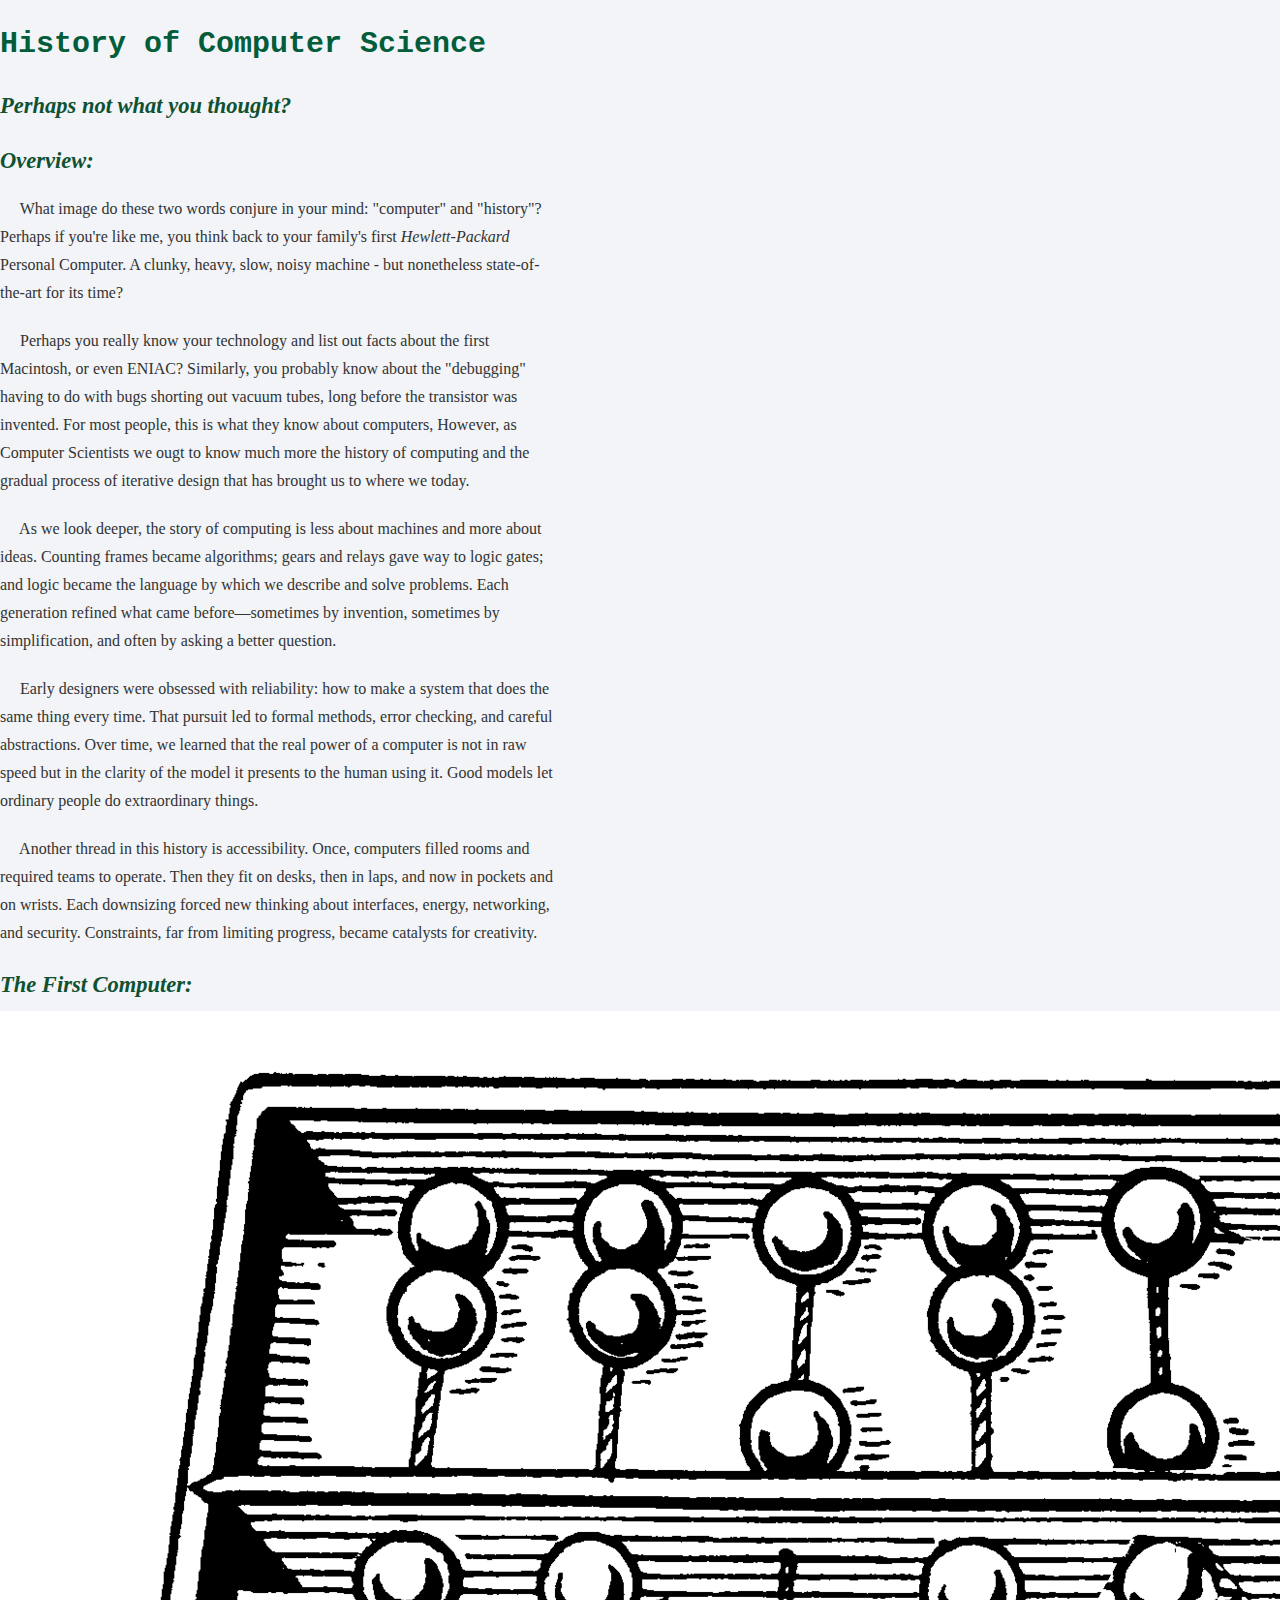
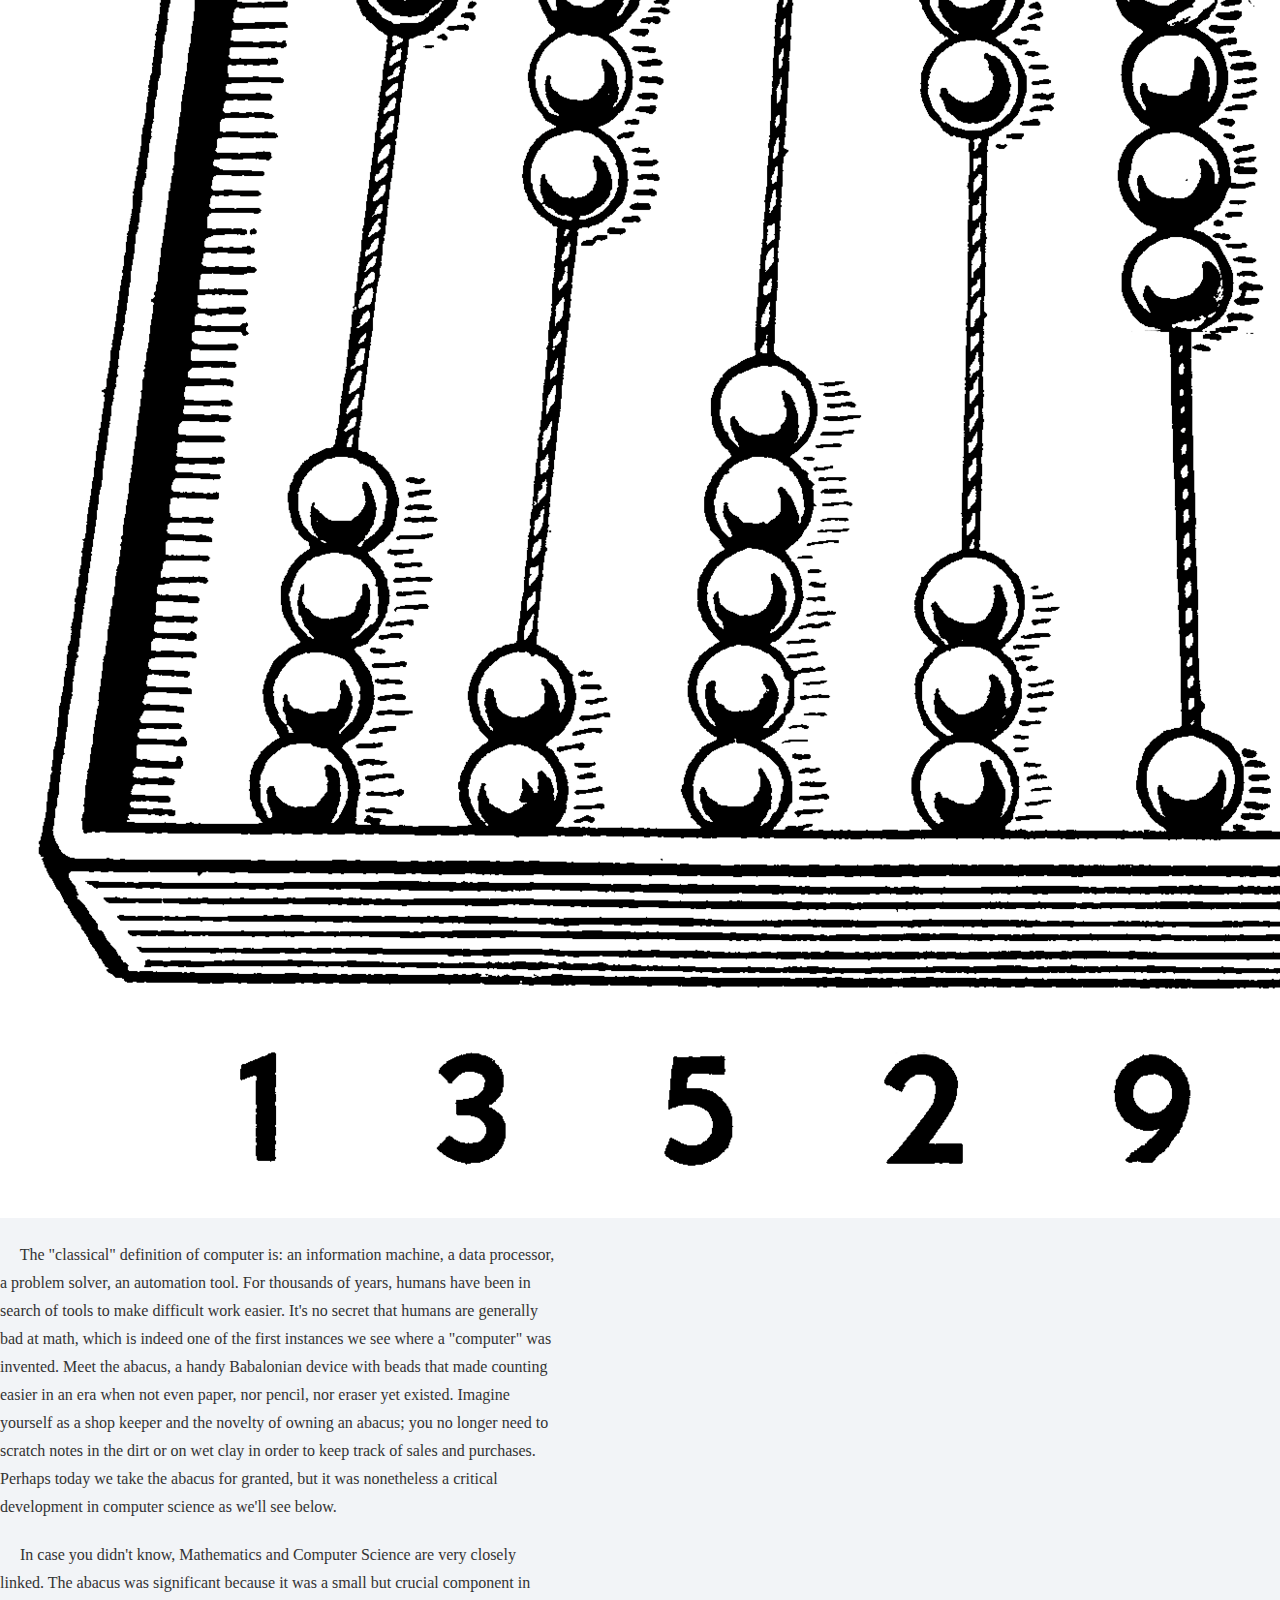
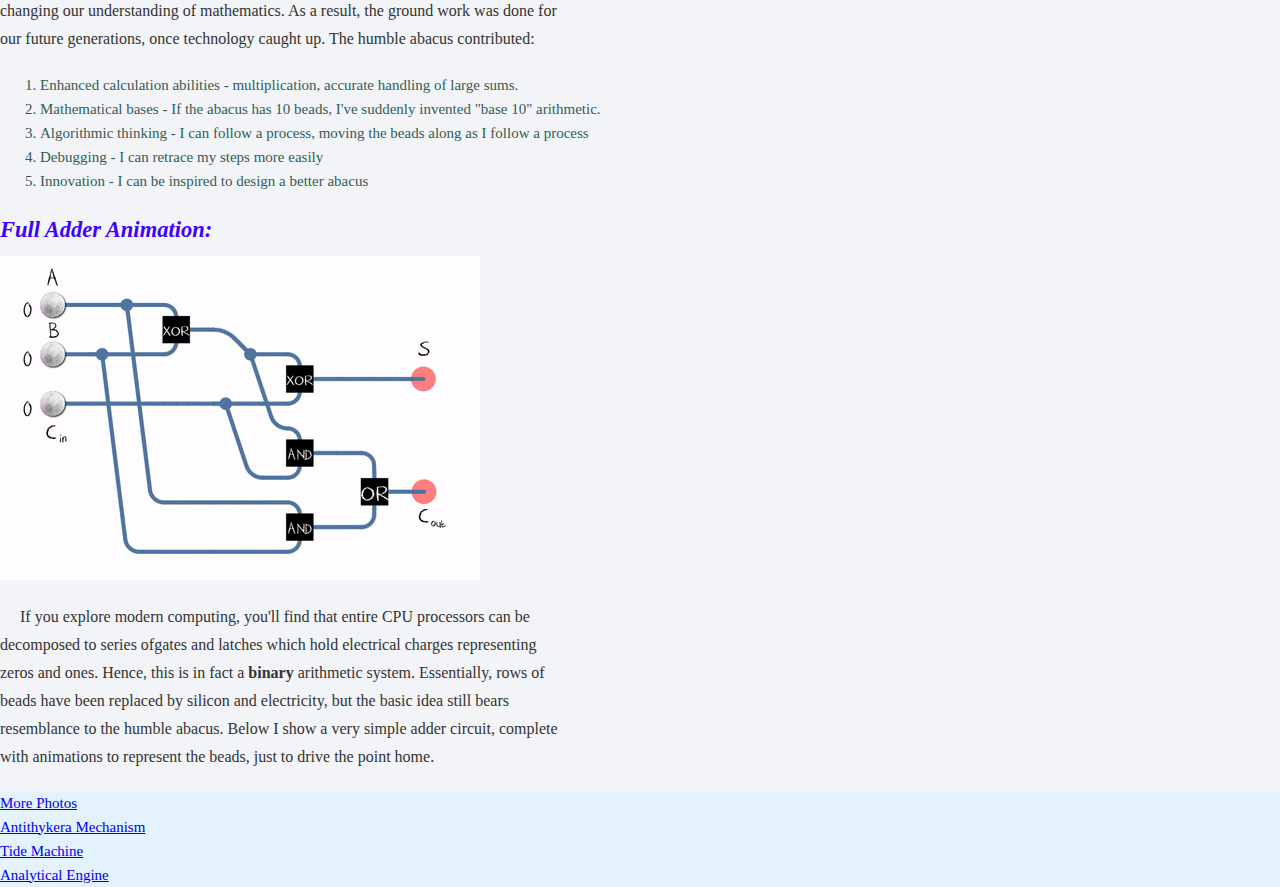
<file: index.html>
<!DOCTYPE html>
<html lang="en">
    <head>
        <meta charset="utf-8">
        <meta name="viewport" content="width=device-width, initial-scale=1">
        <title>All About Computer Science</title>

        <!-- Link to Bootstrap's CSS -->
        <link
            href="https://cdn.jsdelivr.net/npm/bootstrap@5.3.8/dist/css/bootstrap.min.css"
            rel="stylesheet"
            integrity="sha384-sRIl4kxILFvY47J16cr9ZwB07vP4J8+LH7qKQnuqkuIAvNWLzeN8tE5YBujZqJLB"
            crossorigin="anonymous"
        />

        <!-- Link to custom stylesheet -->
        <link rel="stylesheet" href="./css/style.css" />
    </head>

    <body>
        <!--- Begin main container --->
        <div class="container py-5">

            <header class ="mb-5 text-center">
                <h1 class="h1-homepage display-4 fw-bold mb-2">History of Computer Science</h1>
                <h2 class="h1-homepage-subhead">Perhaps not what you thought?</h2>
            </header>

            <main>
                <!-- Row 1 -->
                <div class ="row g-5 align-items-start">
                    <!-- Overview is a h-box child #1 of container -->
                    <div class="col-md-6">
                        <section>
                            <h2 class="h4 mb-3">Overview:</h2>
                            <p class="lead mb-3">
                                &emsp; What image do these two words conjure in your mind: "computer" and "history"?
                                Perhaps if you're like me, you think back to your family's first <i>Hewlett-Packard</i>
                                Personal Computer. A clunky, heavy, slow, noisy machine - but nonetheless state-of-the-art for its time?
                            </p>

                            <p>
                                &emsp; Perhaps you really know your technology and list out facts about the first Macintosh, or even ENIAC?
                                Similarly, you probably know about the "debugging" having to do with bugs shorting out vacuum tubes,
                                long before the transistor was invented. For most people, this is what they know about computers,
                                However, as Computer Scientists we ougt to know much more the history of computing and the gradual process of
                                iterative design that has brought us to where we today.
                            </p>

                            <p>
                                &emsp; As we look deeper, the story of computing is less about machines and more about ideas. Counting frames became algorithms;
                                gears and relays gave way to logic gates; and logic became the language by which we describe and solve problems. Each generation
                                refined what came before—sometimes by invention, sometimes by simplification, and often by asking a better question.
                            </p>

                            <p>
                                &emsp; Early designers were obsessed with reliability: how to make a system that does the same thing every time. That pursuit led to formal
                                methods, error checking, and careful abstractions. Over time, we learned that the real power of a computer is not in raw speed but
                                in the clarity of the model it presents to the human using it. Good models let ordinary people do extraordinary things.
                            </p>

                            <p>
                                &emsp; Another thread in this history is accessibility. Once, computers filled rooms and required teams to operate. Then they fit on desks,
                                then in laps, and now in pockets and on wrists. Each downsizing forced new thinking about interfaces, energy, networking, and security.
                                Constraints, far from limiting progress, became catalysts for creativity.
                            </p>
                        </section>
                    </div>
                    <div class="col-md-6">
                        <!-- The First Computer is a h-box child #2 of container -->
                        <section>
                            <!--Explain history of early computing in a few paragraphs-->
                            <h2 class="h4 mb-3">The First Computer:</h2>

                            <img class="img-fluid rounded shadow-sm mb-3"
                                 src="img/abacus.png"
                                 alt="A traditional abacus with rods and beads, displaying the numbers 1 3 5 2 9 6 4 7 0 8 below it."
                            />
                            <p class="mb-3">
                                &emsp; The "classical" definition of computer is: an information machine, a data processor, a problem solver,
                                an automation tool. For thousands of years, humans have been in search of tools to make difficult work easier.
                                It's no secret that humans are generally bad at math, which is indeed one of the first instances we see where a "computer"
                                was invented. Meet the abacus, a handy Babalonian device with beads that made counting easier in an era
                                when not even paper, nor pencil, nor eraser yet existed. Imagine yourself as a shop keeper and the novelty of
                                owning an abacus; you no longer need to scratch notes in the dirt or on wet clay in order to keep track of sales and purchases.
                                Perhaps today we take the abacus for granted, but it was nonetheless a critical development in computer science as we'll see below.
                            </p>

                            <p>
                                &emsp; In case you didn't know, Mathematics and Computer Science are very closely linked. The abacus was
                                significant because it was a small but crucial component in changing our understanding
                                of mathematics. As a result, the ground work was done for our future generations, once technology caught
                                up. The humble abacus contributed:
                            </p>

                            <!--Ordered list-->
                            <ol class="mb-4">
                                <li class="mb-1">Enhanced calculation abilities - multiplication, accurate handling of large sums.</li>
                                <li class="mb-1">Mathematical bases - If the abacus has 10 beads, I've suddenly invented "base 10" arithmetic.</li>
                                <li class="mb-1">Algorithmic thinking - I can follow a process, moving the beads along as I follow a process</li>
                                <li class="mb-1">Debugging - I can retrace my steps more easily</li>
                                <li class="mb-1">Innovation - I can be inspired to design a better abacus</li>
                            </ol>
                        </section>
                    </div>
                </div>

                <!--- Row 2 Begins --->
                <div class="row g-5 align-items-start">
                    <div class="col-md-6">
                        <!-- New section to explain the adder...-->
                        <section>
                            <!-- Color can also be specified this way, which might be better for one-off uses... -->
                            <h2 class="h4 mb-3" style="color:#4000ff">Full Adder Animation:</h2>
                            <img class="img-fluid rounded shadow-sm mb-3"
                                 src="img/full_adder.gif"
                                 alt="An animation of a full adder circuit for educational purposes."
                            />
                        </section>
                        <p>
                            &emsp; If you explore modern computing, you'll find that entire CPU processors can be decomposed to series ofgates and latches which hold electrical charges
                            representing zeros and ones. Hence, this is in fact a <b>binary</b> arithmetic system. Essentially, rows of beads have been replaced by silicon and electricity,
                            but the basic idea still bears resemblance to the humble abacus. Below I show a very simple adder circuit, complete with animations to represent the beads,
                            just to drive the point home.
                        </p>
                    </div>
                </div>
            </main>
            <footer class="mt-5 pt-4 border-top">
                <nav class="navbar navbar-expand-lg navbar-light rounded" style="background-color: #e3f2fd;">
                    <div class="container justify-content-center">
                        <!--- Link to: Page 2--->
                        <div class="navbar-nav">
                            <a class="btn btn-primary mx-2" href="page2.html">More Photos</a>
                        </div>
                        <!--- Link to: Wikipedia - Antithykera--->
                        <div class="navbar-nav">
                            <a class="btn btn-secondary mx-2" href="https://en.wikipedia.org/wiki/Antikythera_mechanism">Antithykera Mechanism</a>
                        </div>
                        <!--- Link to: Wikipedia - Tide Machine--->
                        <div class="navbar-nav">
                            <a class="btn btn-secondary mx-2" href="https://en.wikipedia.org/wiki/Tide-predicting_machine">Tide Machine</a>
                        </div>
                        <!--- Link to: Wikipedia - Analytical Engine--->
                        <div class="navbar-nav">
                            <a class="btn btn-secondary mx-2" href="https://en.wikipedia.org/wiki/Analytical_engine">Analytical Engine</a>
                        </div>
                    </div>
                </nav>
            </footer>
        </div>
    </body>
</html>
</file>
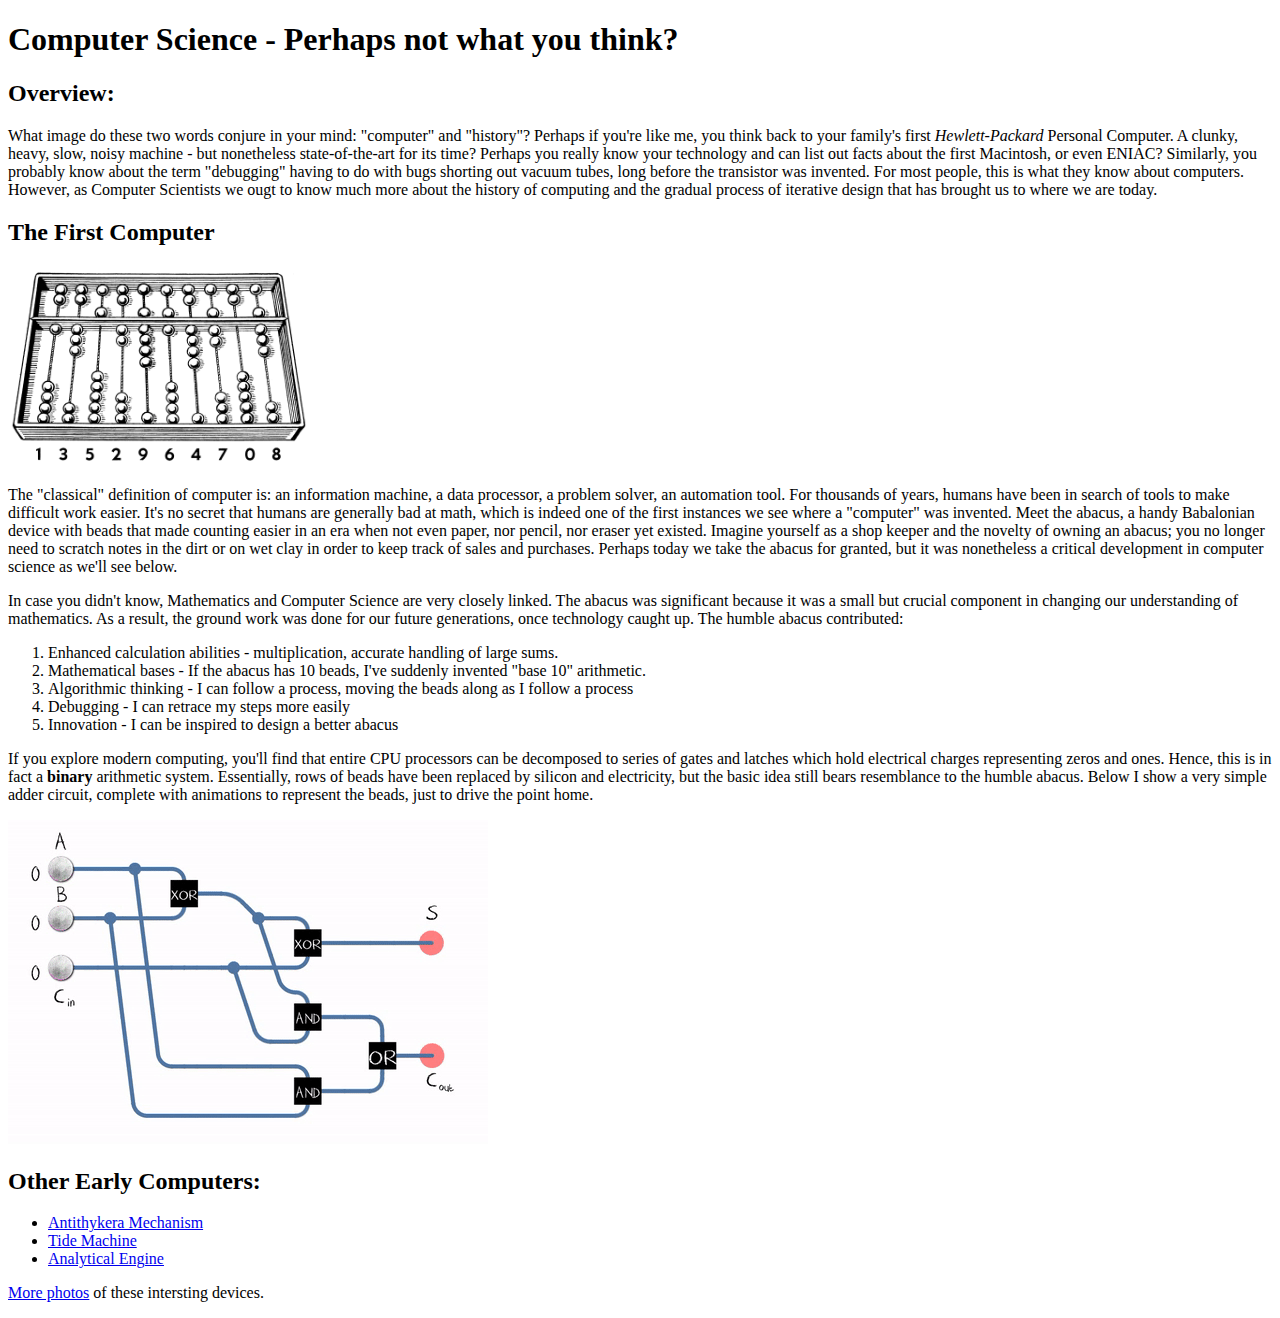
<file: assignment-2/index.html>
<!DOCTYPE html>
<html>

<head>
    <title>All About Computer Science</title>
</head>

<body>
    <main>
        <header>
            <h1>Computer Science - Perhaps not what you think?</h1>
        </header>

        <!--History of Computer Science-->
        <section>
            <h2>Overview:</h2>
            <p>
                What image do these two words conjure in your mind: "computer" and "history"? Perhaps if you're like me,
                you think back to your family's first <i>Hewlett-Packard</i>
                Personal Computer. A clunky, heavy, slow, noisy machine - but nonetheless state-of-the-art for its time?
                Perhaps you really know your technology and can
                list out facts about the first Macintosh, or even ENIAC? Similarly, you probably know about the term
                "debugging" having to do with bugs shorting out vacuum tubes,
                long before the transistor was invented. For most people, this is what they know about computers.
                However, as Computer Scientists we ougt to know much more about
                the history of computing and the gradual process of iterative design that has brought us to where we are
                today.
            </p>

            <!--Explain history of early computing in a few paragraphs-->
            <h2>The First Computer</h2>

            <img src="img/abacus.png"
                alt-text="A traditional abacus with rods and beads, displaying the numbers 1 3 5 2 9 6 4 7 0 8 below it."
                height="200px" width="300px">
            <p>
                The "classical" definition of computer is: an information machine, a data processor, a problem solver,
                an automation tool. For thousands of years, humans have been in
                search of tools to make difficult work easier. It's no secret that humans are generally bad at math,
                which is indeed one of the first instances we see where a "computer"
                was invented. Meet the abacus, a handy Babalonian device with beads that made counting easier in an era
                when not even paper, nor pencil, nor eraser yet existed.
                Imagine yourself as a shop keeper and the novelty of owning an abacus; you no longer need to scratch
                notes in the dirt or on wet clay in order to keep track of sales and purchases.
                Perhaps today we take the abacus for granted, but it was nonetheless a critical development in computer
                science as we'll see below.
            </p>

            <p>
                In case you didn't know, Mathematics and Computer Science are very closely linked. The abacus was
                significant because it was a small but crucial component in changing our understanding
                of mathematics. As a result, the ground work was done for our future generations, once technology caught
                up. The humble abacus contributed:

            <!--Ordered list-->
            <ol>
                <li>Enhanced calculation abilities - multiplication, accurate handling of large sums.</li>
                <li>Mathematical bases - If the abacus has 10 beads, I've suddenly invented "base 10" arithmetic.</li>
                <li>Algorithmic thinking - I can follow a process, moving the beads along as I follow a process</li>
                <li>Debugging - I can retrace my steps more easily</li>
                <li>Innovation - I can be inspired to design a better abacus</li>
            </ol>
            </p>

            <p>
                If you explore modern computing, you'll find that entire CPU processors can be decomposed to series of
                gates and latches which hold electrical charges
                representing zeros and ones. Hence, this is in fact a <b>binary</b> arithmetic system. Essentially, rows
                of beads have been replaced by silicon and electricity,
                but the basic idea still bears resemblance to the humble abacus. Below I show a very simple adder
                circuit, complete with animations to represent the beads, just to drive the point home.
            </p>

            <img src="img/full_adder.gif" alt-text="An animation of a full adder circuit for educational purposes.">
        </section>

        <!--Links to examples of early computers...-->
        <section>
            <h2>Other Early Computers:</h2>
            <ul>
                <li><a href="https://en.wikipedia.org/wiki/Antikythera_mechanism">Antithykera Mechanism</a></li>
                <li><a href="https://en.wikipedia.org/wiki/Tide-predicting_machine">Tide Machine</a></li>
                <li><a href="https://en.wikipedia.org/wiki/Analytical_engine">Analytical Engine</a></li>
            </ul>
            <p>
                <!--Link goes to page2 of my small example site...-->
                <a href="page2.html">More photos</a> of these intersting devices.
            </p>
        </section>
    </main>
</body>

</html>
</file>
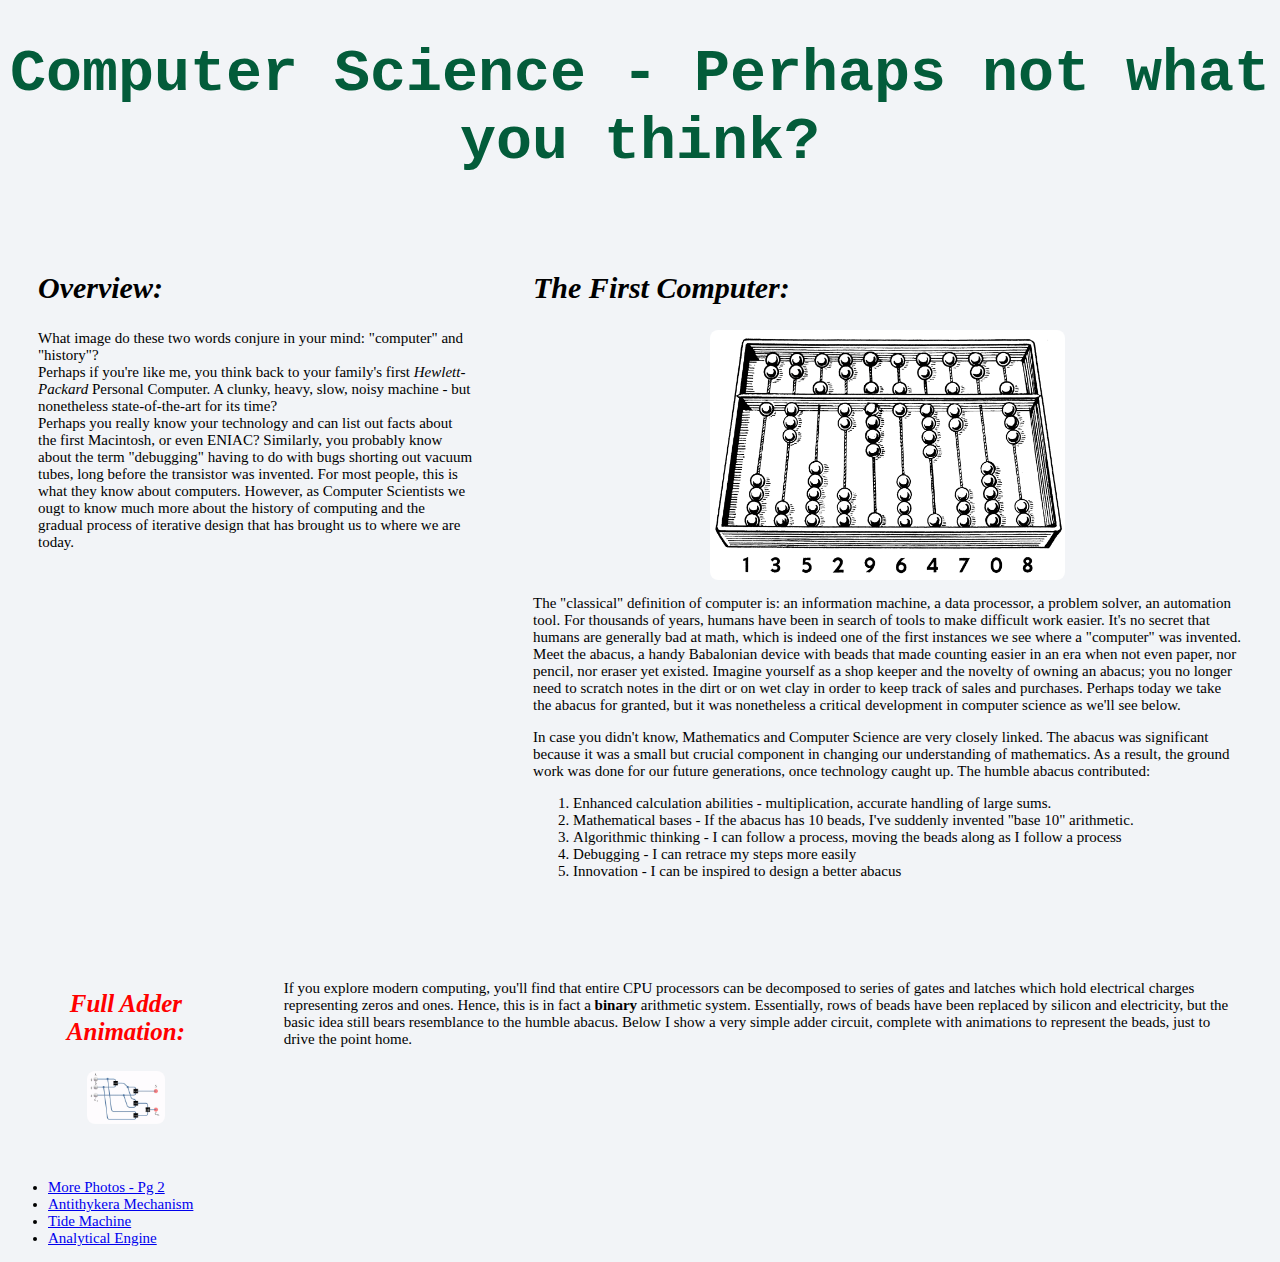
<file: assignment-3/index.html>
<!DOCTYPE html>
<html>

    <head>
        <title>All About Computer Science</title>

        <!-- Link to stylesheet -->
        <link rel="stylesheet" href="./css/style.css" />
    </head>

    <body>
        <main>
            <header>
                <h1 class="h1-homepage">Computer Science - Perhaps not what you think?</h1>
            </header>

            <!-- Div marks first flexbox, set to horizontal container -->
            <div class ="h-container">
                <!-- Overview is a h-box child #1 of container -->
                <section class="h-box">
                    <h2>Overview:</h2>
                    <p>
                        What image do these two words conjure in your mind: "computer" and "history"? <br>
                        Perhaps if you're like me,
                        you think back to your family's first <i>Hewlett-Packard</i>
                        Personal Computer. A clunky, heavy, slow, noisy machine - but nonetheless state-of-the-art for its time? <br>

                        Perhaps you really know your technology and can
                        list out facts about the first Macintosh, or even ENIAC? Similarly, you probably know about the term
                        "debugging" having to do with bugs shorting out vacuum tubes,
                        long before the transistor was invented. For most people, this is what they know about computers.
                        However, as Computer Scientists we ougt to know much more about
                        the history of computing and the gradual process of iterative design that has brought us to where we are
                        today.
                    </p>
                </section>

                <!-- The First Computer is a h-box child #2 of container -->
                <section class="h-box">
                    <!--Explain history of early computing in a few paragraphs-->
                    <h2>The First Computer:</h2>

                    <img src="img/abacus.png"
                         alt="A traditional abacus with rods and beads, displaying the numbers 1 3 5 2 9 6 4 7 0 8 below it." width="50%">
                    <p>
                        The "classical" definition of computer is: an information machine, a data processor, a problem solver,
                        an automation tool. For thousands of years, humans have been in
                        search of tools to make difficult work easier. It's no secret that humans are generally bad at math,
                        which is indeed one of the first instances we see where a "computer"
                        was invented. Meet the abacus, a handy Babalonian device with beads that made counting easier in an era
                        when not even paper, nor pencil, nor eraser yet existed.
                        Imagine yourself as a shop keeper and the novelty of owning an abacus; you no longer need to scratch
                        notes in the dirt or on wet clay in order to keep track of sales and purchases.
                        Perhaps today we take the abacus for granted, but it was nonetheless a critical development in computer
                        science as we'll see below.
                    </p>

                    <p>
                        In case you didn't know, Mathematics and Computer Science are very closely linked. The abacus was
                        significant because it was a small but crucial component in changing our understanding
                        of mathematics. As a result, the ground work was done for our future generations, once technology caught
                        up. The humble abacus contributed:

                        <!--Ordered list-->
                        <ol>
                            <li>Enhanced calculation abilities - multiplication, accurate handling of large sums.</li>
                            <li>Mathematical bases - If the abacus has 10 beads, I've suddenly invented "base 10" arithmetic.</li>
                            <li>Algorithmic thinking - I can follow a process, moving the beads along as I follow a process</li>
                            <li>Debugging - I can retrace my steps more easily</li>
                            <li>Innovation - I can be inspired to design a better abacus</li>
                        </ol>
                    </p>
                </section>
            </div>

            <!-- v-container begins -->
            <div class="v-container">
                <!-- New section to explain the adder...-->
                <section class="v-box">
                    <!-- Color can also be specified this way, which might be better for one-off uses... -->
                    <h3 style="color:red">Full Adder Animation:</h3>
                    <img src="img/full_adder.gif" alt="An animation of a full adder circuit for educational purposes.">
                </section>
                <section class="v-box">
                    <p>
                        If you explore modern computing, you'll find that entire CPU processors can be decomposed to series of
                        gates and latches which hold electrical charges
                        representing zeros and ones. Hence, this is in fact a <b>binary</b> arithmetic system. Essentially, rows
                        of beads have been replaced by silicon and electricity,
                        but the basic idea still bears resemblance to the humble abacus. Below I show a very simple adder
                        circuit, complete with animations to represent the beads, just to drive the point home.
                    </p>
                </section>
            </div>

            <!--Links to examples of early computers...-->
            <nav id="footer">
                <ul>
                    <li><a href="page2.html">More Photos - Pg 2</li>
                        <li><a href="https://en.wikipedia.org/wiki/Antikythera_mechanism">Antithykera Mechanism</a></li>
                        <li><a href="https://en.wikipedia.org/wiki/Tide-predicting_machine">Tide Machine</a></li>
                        <li><a href="https://en.wikipedia.org/wiki/Analytical_engine">Analytical Engine</a></li>
                </ul>
            </nav>
        </main>
    </body>

</html>
</file>
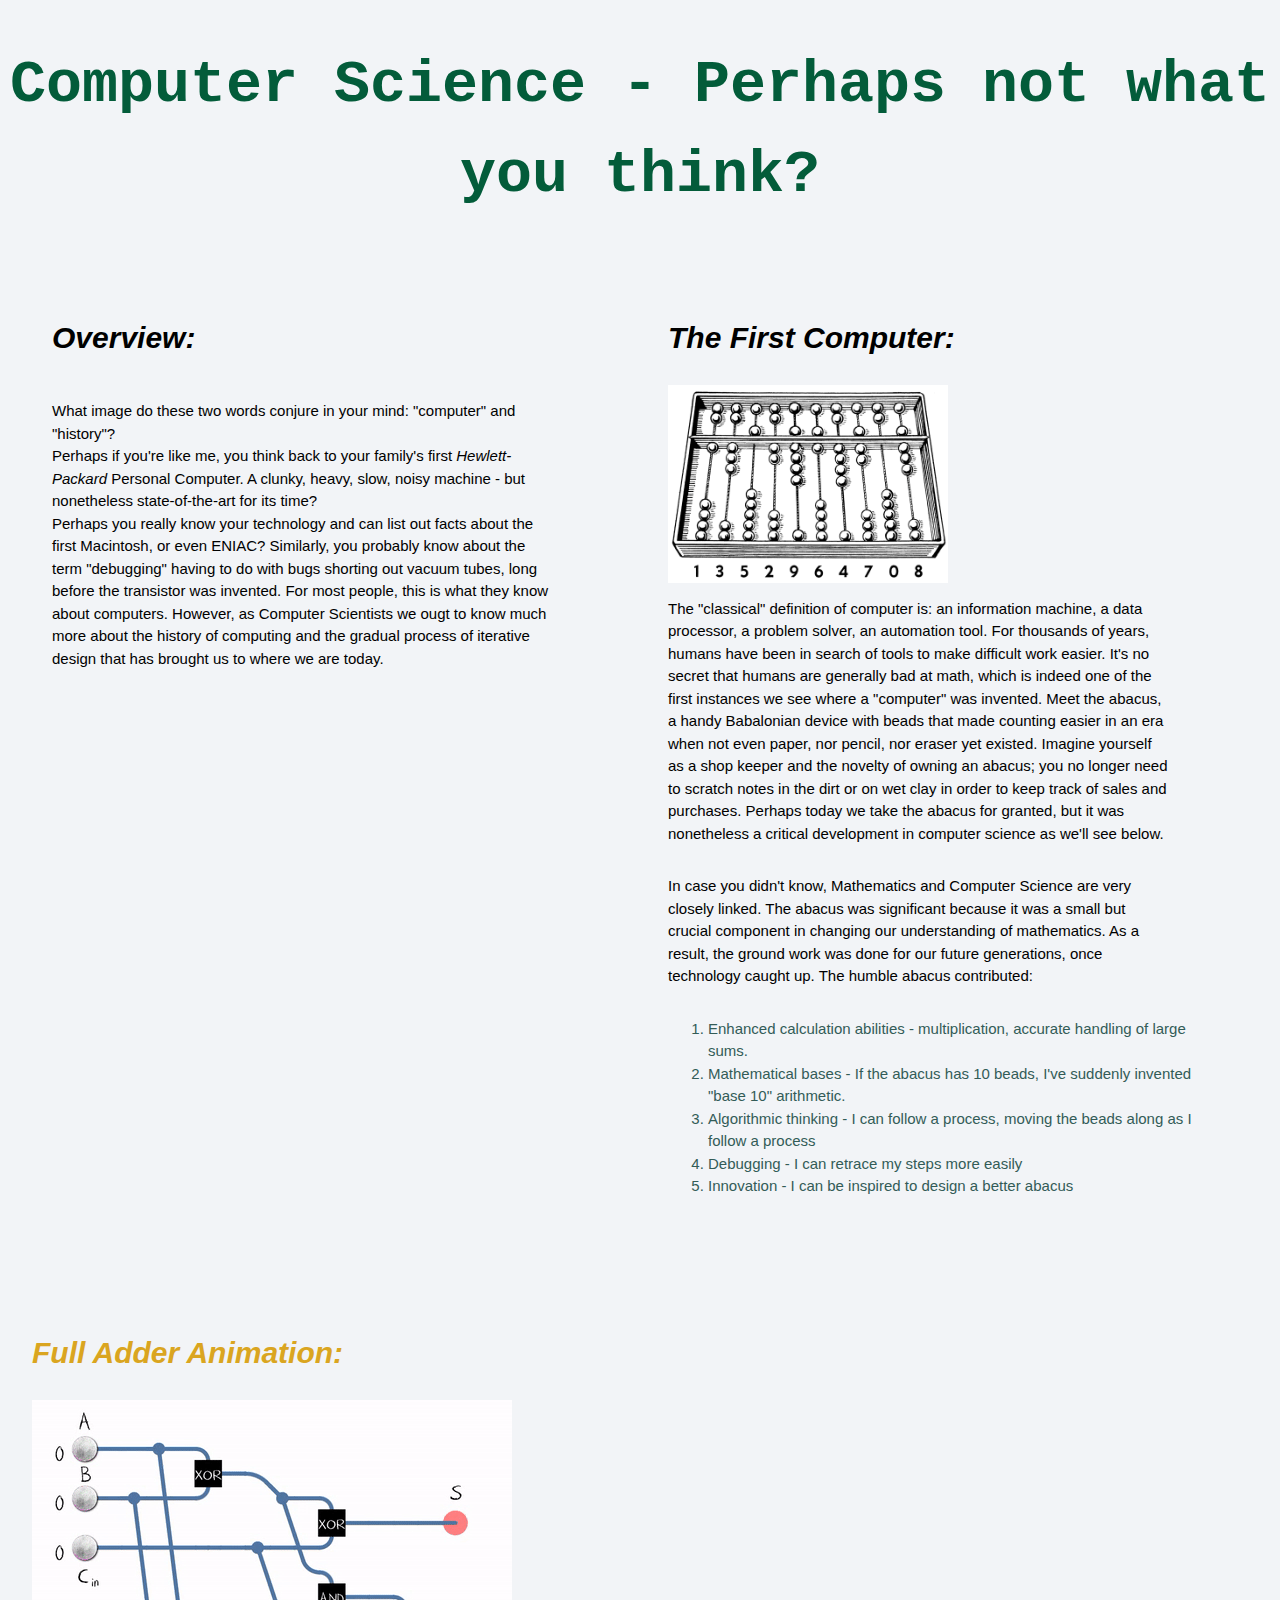
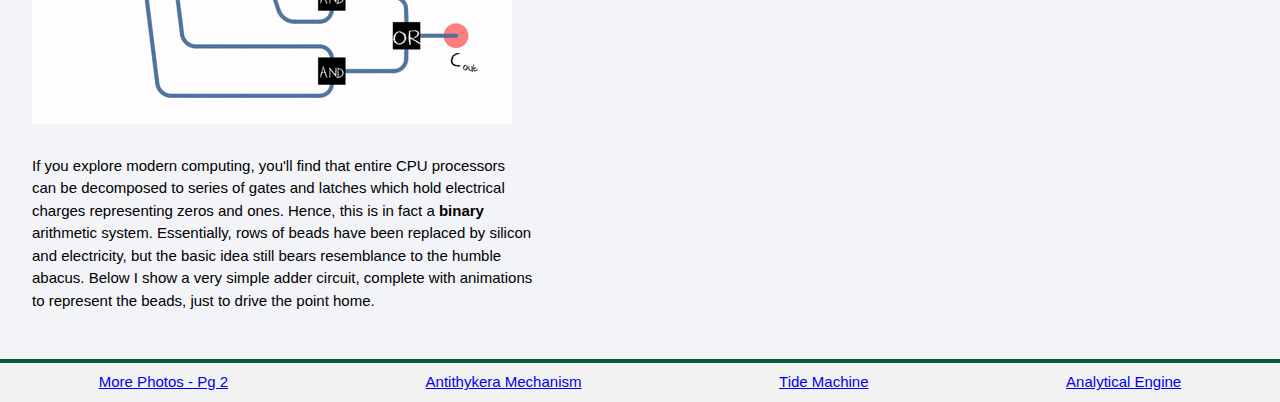
<file: assignment-4/index.html>
<!DOCTYPE html>
<html lang="en">
    <head>
        <title>All About Computer Science</title>

        <!-- Link to stylesheet -->
        <link rel="stylesheet" href="./css/style.css" />
    </head>

    <body>
        <!-- Header goes outside main  -->
        <header>
            <h1 class="h1-homepage">Computer Science - Perhaps not what you think?</h1>
        </header>
        <main>
            <!-- Div marks first flexbox, set to horizontal container -->
            <div class ="h-container">
                <!-- Overview is a h-box child #1 of container -->
                <section class="h-box">
                    <h2>Overview:</h2>
                    <p>
                        What image do these two words conjure in your mind: "computer" and "history"? <br>
                        Perhaps if you're like me,
                        you think back to your family's first <i>Hewlett-Packard</i>
                        Personal Computer. A clunky, heavy, slow, noisy machine - but nonetheless state-of-the-art for its time? <br>

                        Perhaps you really know your technology and can
                        list out facts about the first Macintosh, or even ENIAC? Similarly, you probably know about the term
                        "debugging" having to do with bugs shorting out vacuum tubes,
                        long before the transistor was invented. For most people, this is what they know about computers.
                        However, as Computer Scientists we ougt to know much more about
                        the history of computing and the gradual process of iterative design that has brought us to where we are
                        today.
                    </p>
                </section>

                <!-- The First Computer is a h-box child #2 of container -->
                <section class="h-box">
                    <!--Explain history of early computing in a few paragraphs-->
                    <h2>The First Computer:</h2>

                    <img src="img/abacus.png"
                         alt="A traditional abacus with rods and beads, displaying the numbers 1 3 5 2 9 6 4 7 0 8 below it." width="50%">
                    <p>
                        The "classical" definition of computer is: an information machine, a data processor, a problem solver,
                        an automation tool. For thousands of years, humans have been in
                        search of tools to make difficult work easier. It's no secret that humans are generally bad at math,
                        which is indeed one of the first instances we see where a "computer"
                        was invented. Meet the abacus, a handy Babalonian device with beads that made counting easier in an era
                        when not even paper, nor pencil, nor eraser yet existed.
                        Imagine yourself as a shop keeper and the novelty of owning an abacus; you no longer need to scratch
                        notes in the dirt or on wet clay in order to keep track of sales and purchases.
                        Perhaps today we take the abacus for granted, but it was nonetheless a critical development in computer
                        science as we'll see below.
                    </p>

                    <p>
                        In case you didn't know, Mathematics and Computer Science are very closely linked. The abacus was
                        significant because it was a small but crucial component in changing our understanding
                        of mathematics. As a result, the ground work was done for our future generations, once technology caught
                        up. The humble abacus contributed:

                        <!--Ordered list-->
                        <ol>
                            <li>Enhanced calculation abilities - multiplication, accurate handling of large sums.</li>
                            <li>Mathematical bases - If the abacus has 10 beads, I've suddenly invented "base 10" arithmetic.</li>
                            <li>Algorithmic thinking - I can follow a process, moving the beads along as I follow a process</li>
                            <li>Debugging - I can retrace my steps more easily</li>
                            <li>Innovation - I can be inspired to design a better abacus</li>
                        </ol>
                    </p>
                </section>
            </div>

            <!-- v-container begins -->
            <div class="v-container">
                <!-- New section to explain the adder...-->
                <section class="v-box">
                    <!-- Color can also be specified this way, which might be better for one-off uses... -->
                    <h2 style="color:#DAA520">Full Adder Animation:</h2>
                    <img src="img/full_adder.gif" alt="An animation of a full adder circuit for educational purposes.">
                </section>
                <section class="v-box">
                    <p>
                        If you explore modern computing, you'll find that entire CPU processors can be decomposed to series of
                        gates and latches which hold electrical charges
                        representing zeros and ones. Hence, this is in fact a <b>binary</b> arithmetic system. Essentially, rows
                        of beads have been replaced by silicon and electricity,
                        but the basic idea still bears resemblance to the humble abacus. Below I show a very simple adder
                        circuit, complete with animations to represent the beads, just to drive the point home.
                    </p>
                </section>
            </div>
        </main>
        <footer>
            <!--Links to examples of early computers...-->
            <nav id="footer">
                <ul>
                    <li><a href="page2.html">More Photos - Pg 2</a></li>
                    <li><a href="https://en.wikipedia.org/wiki/Antikythera_mechanism">Antithykera Mechanism</a></li>
                    <li><a href="https://en.wikipedia.org/wiki/Tide-predicting_machine">Tide Machine</a></li>
                    <li><a href="https://en.wikipedia.org/wiki/Analytical_engine">Analytical Engine</a></li>
                </ul>
            </nav>
        </footer>
    </body>
</html>
</file>
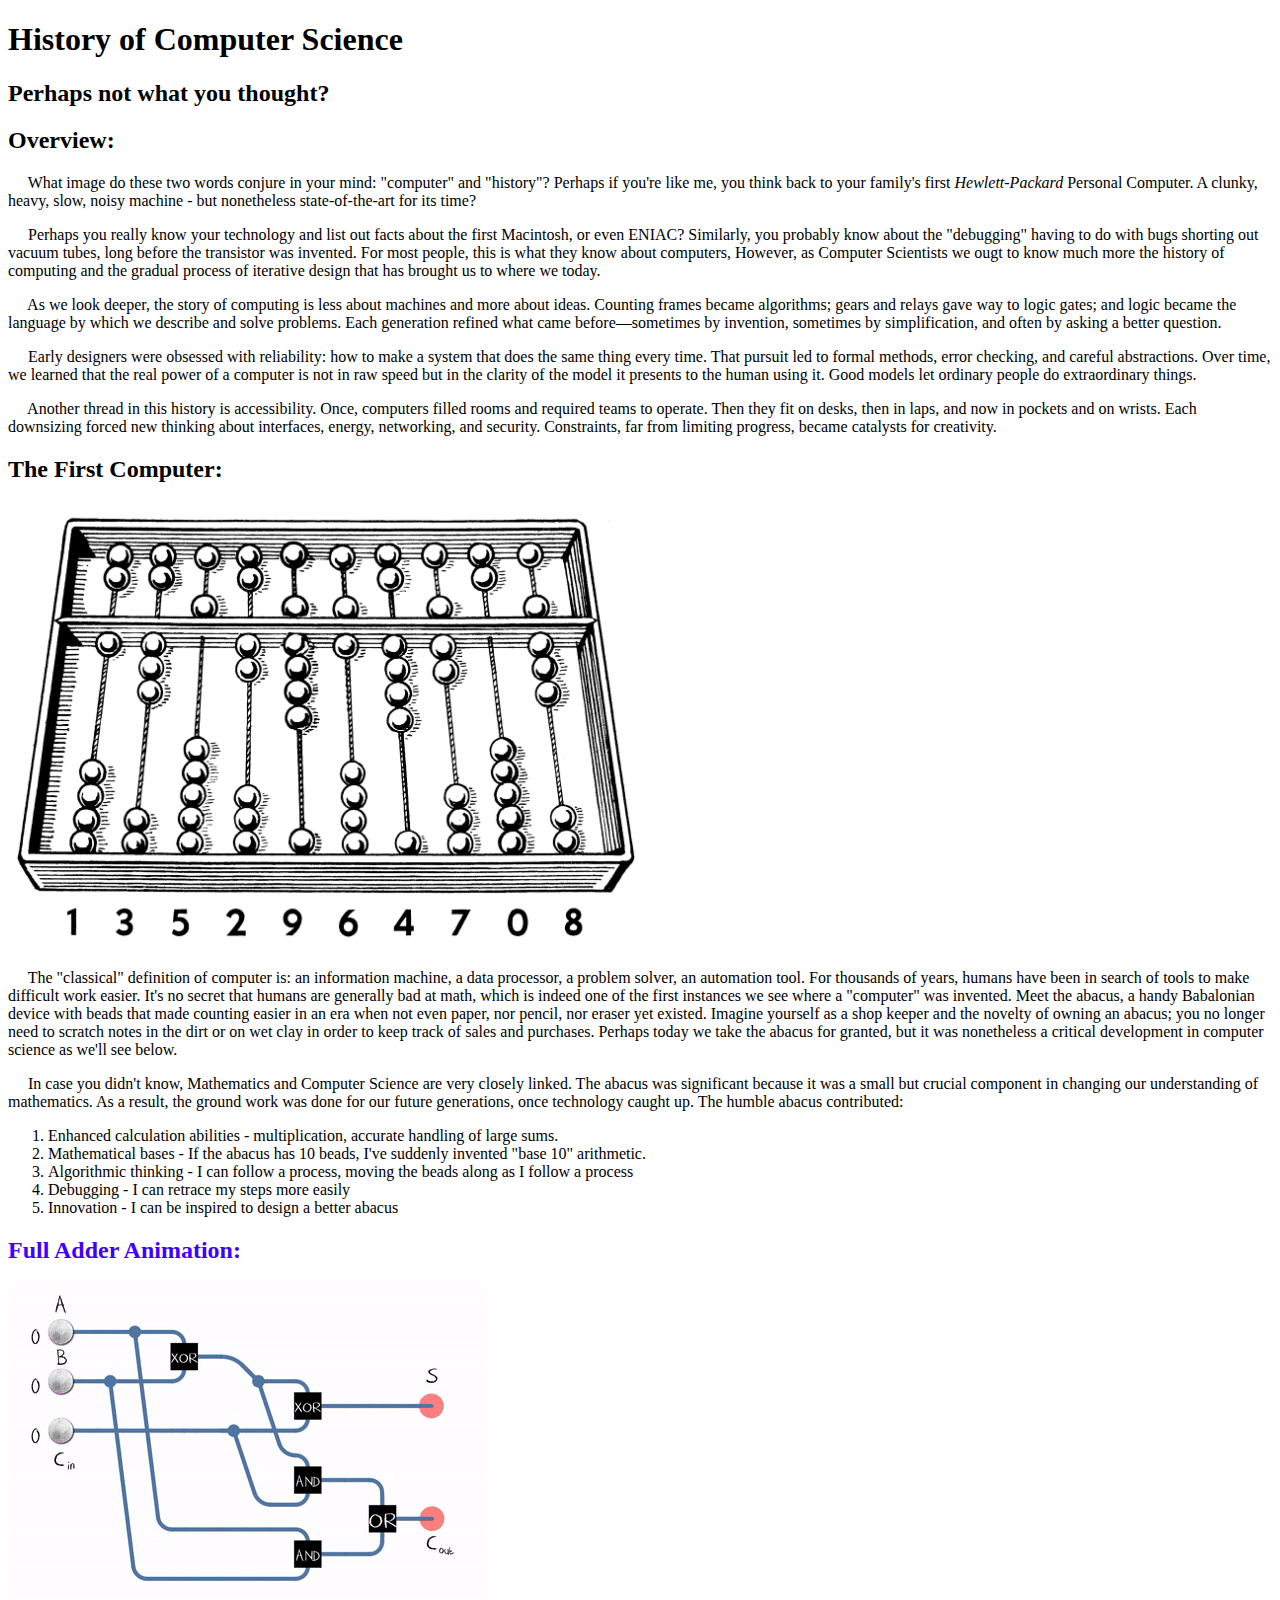
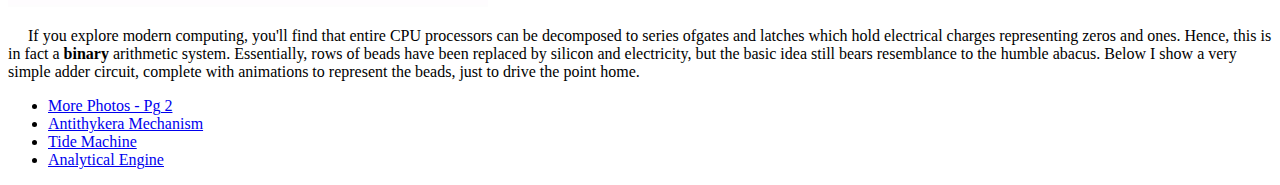
<file: assignment-5/index.html>
<!DOCTYPE html>
<html lang="en">
    <head>
        <meta charset="utf-8">
        <meta name="viewport" content="width=device-width, initial-scale=1">
        <title>All About Computer Science</title>

        <!-- Link to Bootstrap's CSS -->
        <link
            href="https://cdn.jsdelivr.net/npm/bootstrap@5.3.8/dist/css/bootstrap.min.css"
            rel="stylesheet"
            integrity="sha384-sRIl4kxILFvY47J16cr9ZwB07vP4J8+LH7qKQnuqkuIAvNWLzeN8tE5YBujZqJLB"
            crossorigin="anonymous"
        />

        <!-- Link to custom stylesheet -->
        <!--link rel="stylesheet" href="./css/style.css" /--->
    </head>

    <body>
        <!--- Begin main container --->
        <div class="container py-5">

            <header class ="mb-5 text-center">
                <h1 class="display-4 fw-bold mb-2">History of Computer Science</h1>
                <h2 class="text-muted">Perhaps not what you thought?</h2>
            </header>

            <main>
                <!-- Row 1 -->
                <div class ="row g-5 align-items-start">
                    <!-- Overview is a h-box child #1 of container -->
                    <div  class="col-md-6">
                        <section>
                            <h2 class="h4 mb-3">Overview:</h2>
                            <p class="lead mb-3">
                                &emsp; What image do these two words conjure in your mind: "computer" and "history"?
                                Perhaps if you're like me, you think back to your family's first <i>Hewlett-Packard</i>
                                Personal Computer. A clunky, heavy, slow, noisy machine - but nonetheless state-of-the-art for its time?
                            </p>

                            <p>
                                &emsp; Perhaps you really know your technology and list out facts about the first Macintosh, or even ENIAC?
                                Similarly, you probably know about the "debugging" having to do with bugs shorting out vacuum tubes,
                                long before the transistor was invented. For most people, this is what they know about computers,
                                However, as Computer Scientists we ougt to know much more the history of computing and the gradual process of
                                iterative design that has brought us to where we today.
                            </p>

                            <p>
                                &emsp; As we look deeper, the story of computing is less about machines and more about ideas. Counting frames became algorithms;
                                gears and relays gave way to logic gates; and logic became the language by which we describe and solve problems. Each generation
                                refined what came before—sometimes by invention, sometimes by simplification, and often by asking a better question.
                            </p>

                            <p>
                                &emsp; Early designers were obsessed with reliability: how to make a system that does the same thing every time. That pursuit led to formal
                                methods, error checking, and careful abstractions. Over time, we learned that the real power of a computer is not in raw speed but
                                in the clarity of the model it presents to the human using it. Good models let ordinary people do extraordinary things.
                            </p>

                            <p>
                                &emsp; Another thread in this history is accessibility. Once, computers filled rooms and required teams to operate. Then they fit on desks,
                                then in laps, and now in pockets and on wrists. Each downsizing forced new thinking about interfaces, energy, networking, and security.
                                Constraints, far from limiting progress, became catalysts for creativity.
                            </p>
                        </section>
                    </div>
                    <div class="col-md-6">
                        <!-- The First Computer is a h-box child #2 of container -->
                        <section>
                            <!--Explain history of early computing in a few paragraphs-->
                            <h2 class="h4 mb-3">The First Computer:</h2>

                            <img class="img-fluid rounded shadow-sm mb-3"
                                 src="img/abacus.png"
                                 alt="A traditional abacus with rods and beads, displaying the numbers 1 3 5 2 9 6 4 7 0 8 below it."
                                 width="50%"
                            />
                            <p class="mb-3">
                                &emsp; The "classical" definition of computer is: an information machine, a data processor, a problem solver,
                                an automation tool. For thousands of years, humans have been in search of tools to make difficult work easier.
                                It's no secret that humans are generally bad at math, which is indeed one of the first instances we see where a "computer"
                                was invented. Meet the abacus, a handy Babalonian device with beads that made counting easier in an era
                                when not even paper, nor pencil, nor eraser yet existed. Imagine yourself as a shop keeper and the novelty of
                                owning an abacus; you no longer need to scratch notes in the dirt or on wet clay in order to keep track of sales and purchases.
                                Perhaps today we take the abacus for granted, but it was nonetheless a critical development in computer science as we'll see below.
                            </p>

                            <p>
                                &emsp; In case you didn't know, Mathematics and Computer Science are very closely linked. The abacus was
                                significant because it was a small but crucial component in changing our understanding
                                of mathematics. As a result, the ground work was done for our future generations, once technology caught
                                up. The humble abacus contributed:
                            </p>

                            <!--Ordered list-->
                            <ol class="mb-4">
                                <li class="mb-1">Enhanced calculation abilities - multiplication, accurate handling of large sums.</li>
                                <li class="mb-1">Mathematical bases - If the abacus has 10 beads, I've suddenly invented "base 10" arithmetic.</li>
                                <li class="mb-1">Algorithmic thinking - I can follow a process, moving the beads along as I follow a process</li>
                                <li class="mb-1">Debugging - I can retrace my steps more easily</li>
                                <li class="mb-1">Innovation - I can be inspired to design a better abacus</li>
                            </ol>
                        </section>
                    </div>
                </div>

                <!--- Row 2 Begins --->
                <div class="row g-5 mt-5 align-items-center">
                    <div class="col-md-6">
                        <!-- New section to explain the adder...-->
                        <section>
                            <!-- Color can also be specified this way, which might be better for one-off uses... -->
                            <h2 class="h4 text-primary mb-3" style="color:#4000ff">Full Adder Animation:</h2>
                            <img class="img-fluid rounded shadow-sm mb-3"
                                 src="img/full_adder.gif"
                                 alt="An animation of a full adder circuit for educational purposes."
                            />
                        </section>
                        <div class="col-md-6">
                            <p class="mb-0">
                                &emsp; If you explore modern computing, you'll find that entire CPU processors can be decomposed to series ofgates and latches which hold electrical charges
                                representing zeros and ones. Hence, this is in fact a <b>binary</b> arithmetic system. Essentially, rows of beads have been replaced by silicon and electricity,
                                but the basic idea still bears resemblance to the humble abacus. Below I show a very simple adder circuit, complete with animations to represent the beads,
                                just to drive the point home.
                            </p>
                        </div>
                    </div>
                </div>
            </main>

            <footer class="mt-5 pt-4 border-top">
                <!--Links to examples of early computers...-->
                <nav class="text-center">
                    <ul class="list-inline mb-0">
                        <li class="list-inline-item px-2"><a href="page2.html">More Photos - Pg 2</a></li>
                        <li class="list-inline-item px-2"><a href="https://en.wikipedia.org/wiki/Antikythera_mechanism">Antithykera Mechanism</a></li>
                        <li class="list-inline-item px-2"><a href="https://en.wikipedia.org/wiki/Tide-predicting_machine">Tide Machine</a></li>
                        <li class="list-inline-item px-2"><a href="https://en.wikipedia.org/wiki/Analytical_engine">Analytical Engine</a></li>
                    </ul>
                </nav>
            </footer>
        </div>
    </body>
</html>
</file>
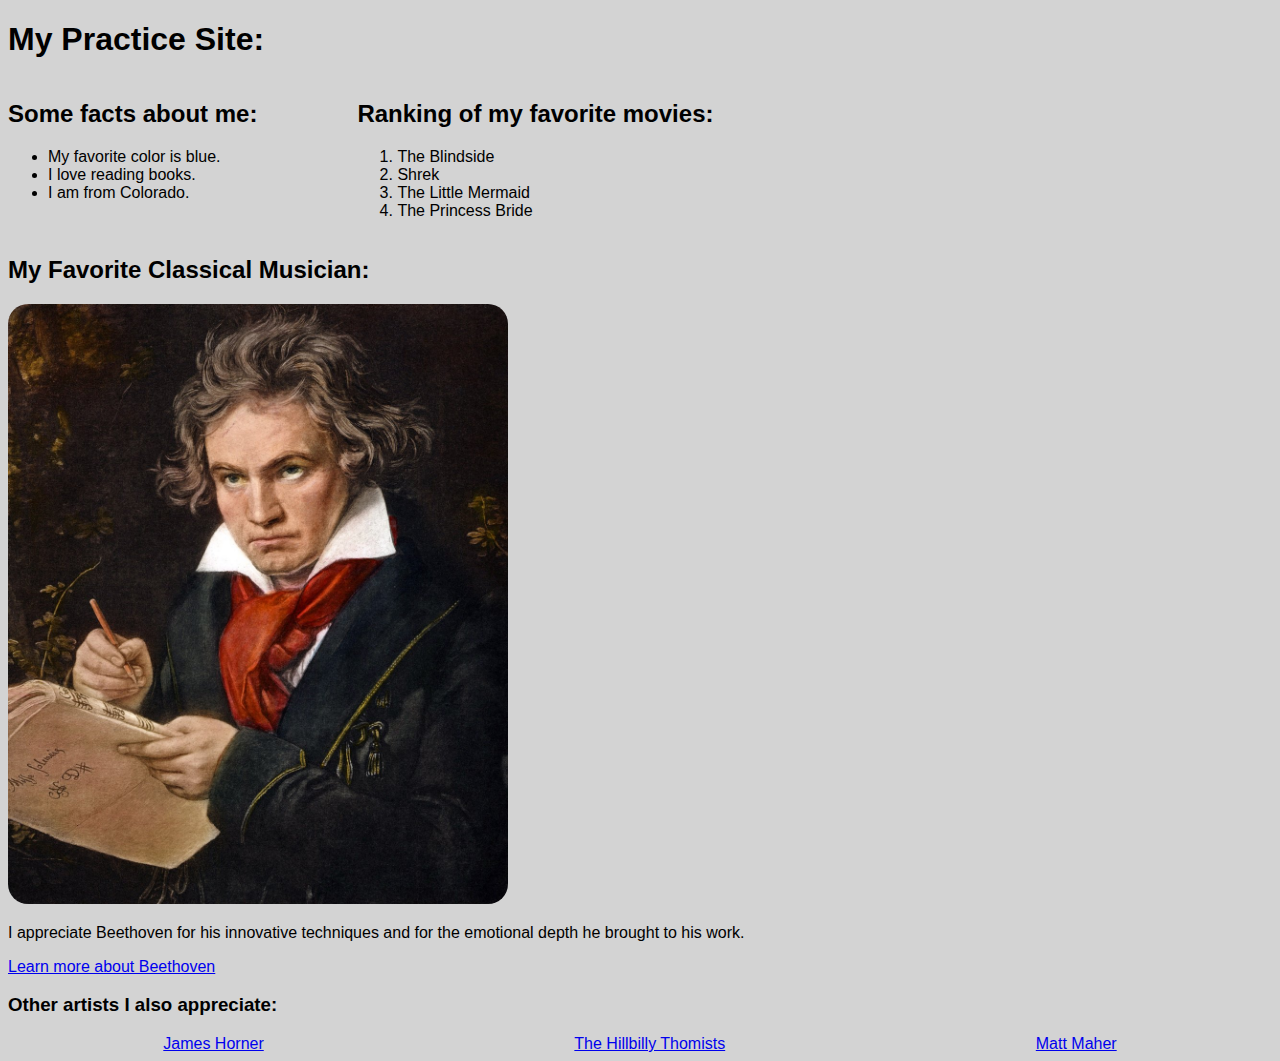
<file: html-practice/index.html>
<!DOCTYPE html>
<html>

    <head>
        <title>Hello World</title>
        <link rel="stylesheet" href="./css/style.css">
    </head>

    <body>
        <main>
            <header><h1>My Practice Site:</h1></header>

            <!--Section - Facts about myself-->
            <div id="facts_movies_wrapper">
                <section>
                    <h2>Some facts about me:</h2>
                    <!--List out some of my favorite activities-->
                    <ul>
                        <li>My favorite color is blue.</li>
                        <li>I love reading books.</li>
                        <li>I am from Colorado.</li>
                    </ul>
                </section>

                <!--Section - Favorite Movies-->
                <section>
                    <h2>Ranking of my favorite movies:</h2>
                    <ol>
                        <li>The Blindside</li>
                        <li>Shrek</li>
                        <li>The Little Mermaid</li>
                        <li>The Princess Bride</li>
                    </ol>
                </section>
            </div>
            <!--Section - Favorite Music-->
            <section>
                <h2>My Favorite Classical Musician:</h2>
                <img id="headshot" src="img/beethoven.jpg" alt="Photograph of ludwig van Beethoven" width="500px" height="600px">
                <p>I appreciate Beethoven for his innovative techniques and for the emotional depth he brought to his work.
                </p>
                <a href="https://www.beethoven.de/en/beethoven">Learn more about Beethoven</a>

                <!--My other favorite artists-->
                <nav id="footer">
                    <h3>Other artists I also appreciate:</h3>
                    <ul>
                        <li><a href="jamesHorner.html">James Horner</a></li>
                        <li><a href="https://www.hillbillythomists.com/about">The Hillbilly Thomists</a></li>
                        <li><a href="https://www.mattmahermusic.com/about/">Matt Maher</a></li>
                </nav>
            </section>

        </main>
    </body>

</html>
</file>
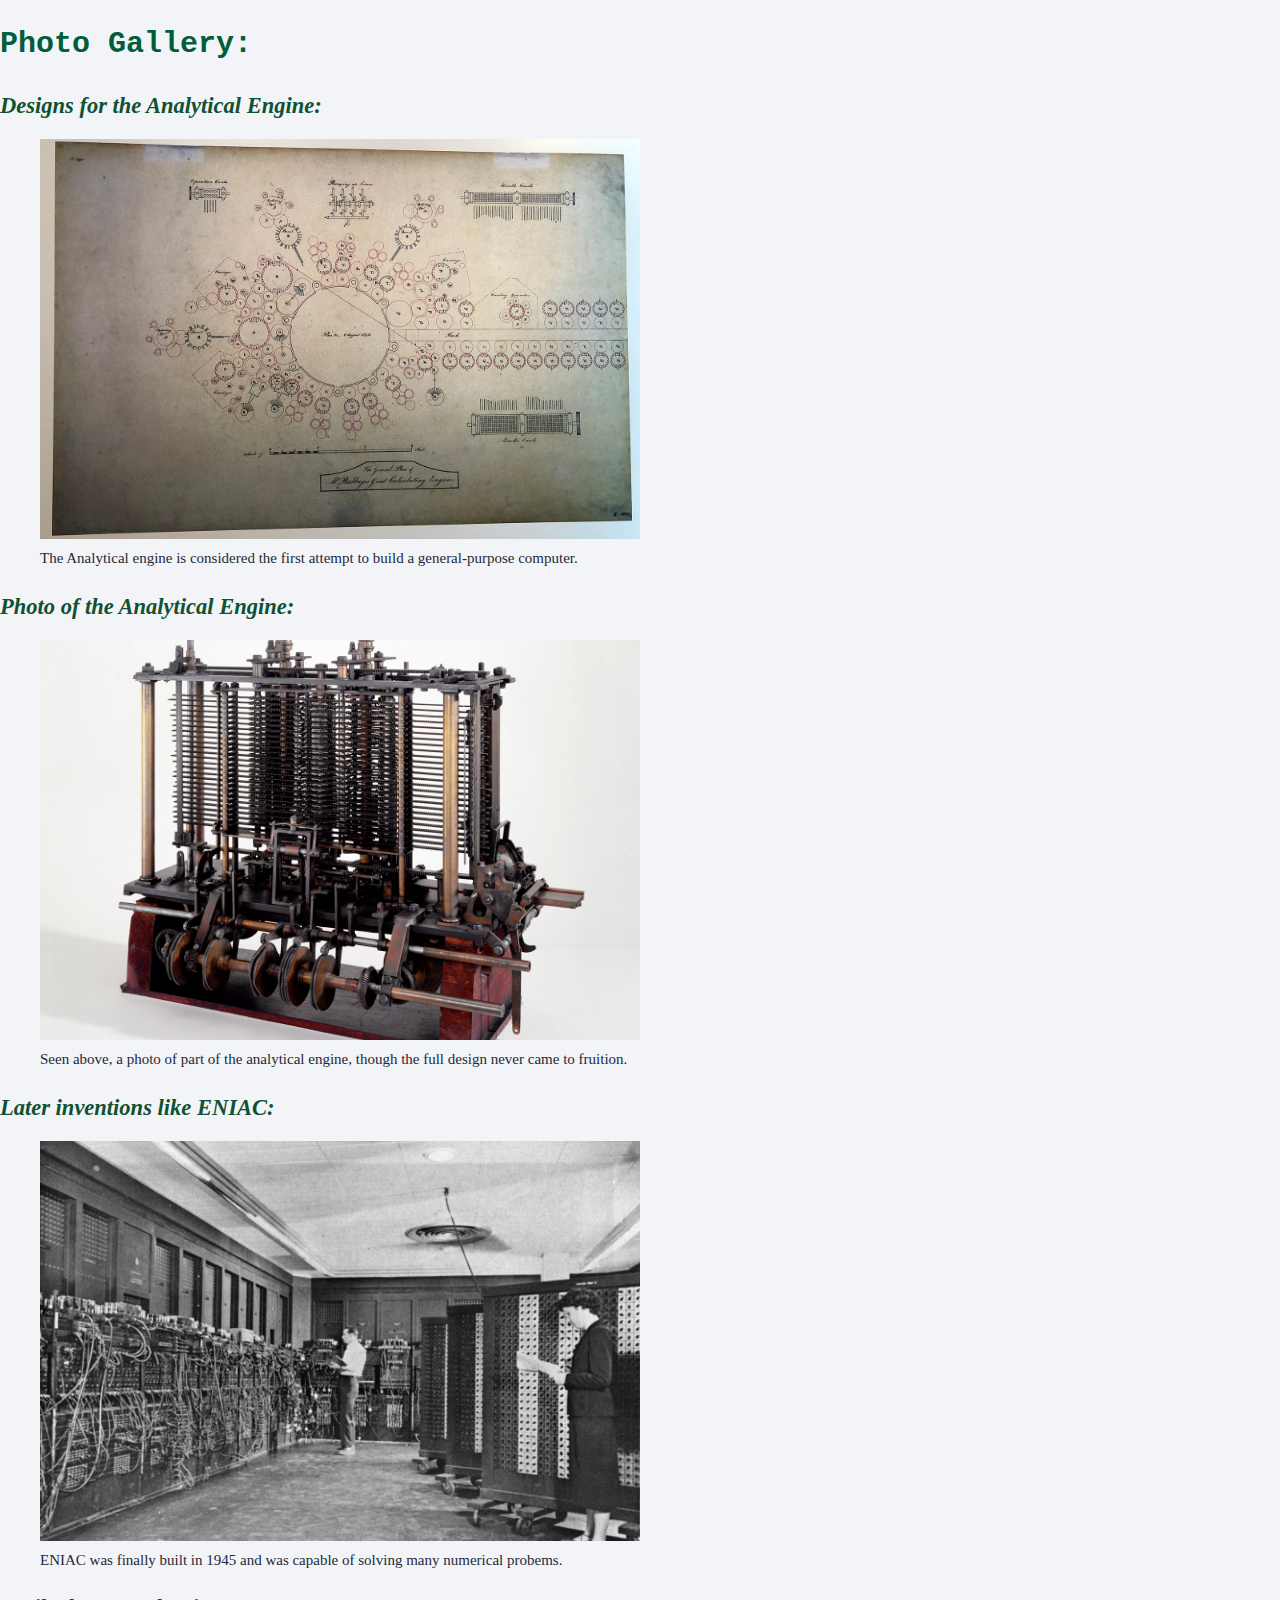
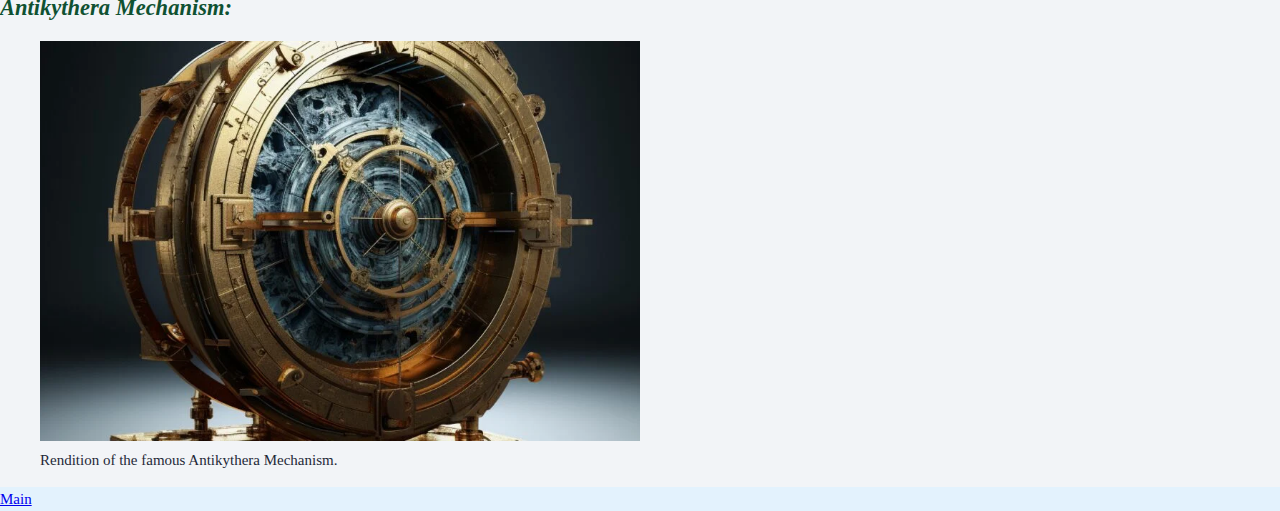
<file: page2.html>
<!DOCTYPE html>
<html lang="en">
    <!--Basic header-->
    <head>
        <meta charset="utf-8">
        <meta name="viewport" content="width=device-width, initial-scale=1">
        <title>Photos of Classical Computers</title>

        <!-- Link to Bootstrap's CSS -->
        <link
            href="https://cdn.jsdelivr.net/npm/bootstrap@5.3.8/dist/css/bootstrap.min.css"
            rel="stylesheet"
            integrity="sha384-sRIl4kxILFvY47J16cr9ZwB07vP4J8+LH7qKQnuqkuIAvNWLzeN8tE5YBujZqJLB"
            crossorigin="anonymous"
        />

        <!-- Link to custom stylesheet -->
        <link rel="stylesheet" href="./css/style.css" />

    </head>

    <body>
        <!--- Begin Main Container --->
        <div class="container py-5">
            <!-- Main body begins featuring images and several headers --->
            <main>
                <header class="mb-5 text-center"><h1 class="h1-homepage display-6 fw-bold">Photo Gallery:</h1></header>

                <!--- Begin Photos Section of Page --->
                <section>
                    <!--- Row 1 Begin --->
                    <div class="row g-5 mb-4 align-items-start">
                        <div class="col-md-6">
                            <h2 class="h4 mb-3">Designs for the Analytical Engine:</h2>
                            <figure class="figure">
                                <img  class="figure-img img-fluid rounded"
                                      src="img/p2_AnalyticalEngine_plans.jpg"
                                      alt="A vintage technical drawing of a mechanical calculating engine."
                                />
                                <figcaption class="figure-caption">The Analytical engine is considered the first attempt to build a general-purpose computer.</figcaption>
                            </figure>
                        </div>
                        <div class="col-md-6">
                            <h2 class="h4 mb-3"> Photo of the Analytical Engine:</h2>
                            <figure class="figure">
                                <img  class="figure-img img-fluid rounded"
                                      src="img/p2_AnalyticalEngine.jpg"
                                      alt="An early computing machine, showcasing intricate metalwork and engineering design."
                                />
                                <figcaption class="figure-caption"> Seen above, a photo of part of the analytical engine, though the full design never came to fruition.</figcaption>
                            </figure>
                        </div>
                    </div>

                    <!--- Row 2 Begin --->
                    <div class="row g-4">
                        <div class="col-md-6">
                            <h2 class="h4 mb-3">Later inventions like ENIAC:</h2>
                            <figure class="figure">
                                <img  class="figure-img img-fluid rounded"
                                      src="img/p2_ENIAC.jpg"
                                      alt="An early computing machine, showcasing intricate metalwork and engineering design."
                                />
                                <figcaption class="figure-caption">ENIAC was finally built in 1945 and was capable of solving many numerical probems.</figcaption>
                            </figure>
                        </div>
                        <div class="col-md-6">
                            <h2 class="h4 mb-3"> Antikythera Mechanism:</h2>
                            <figure class="figure">
                                <img  class="figure-img img-fluid rounded"
                                      src="img/antikythera.webp"
                                      alt="Rendition of what the Antikythera computing device may have looked like originally."
                                />
                                <figcaption class="figure-caption">Rendition of the famous Antikythera Mechanism.</figcaption>
                            </figure>
                        </div>
                    </div>
                </section>
            </main>

            <footer class="mt-5 pt-4 border-top">
                <nav class="navbar navbar-expand-lg navbar-light rounded" style="background-color: #e3f2fd;">
                    <div class="container justify-content-center">
                        <div class="navbar-nav">
                            <a class="btn btn-primary" href="index.html">Main</a>
                        </div>
                    </div>
                </nav>
            </footer>
        </div>
    </body>
</html>
</file>
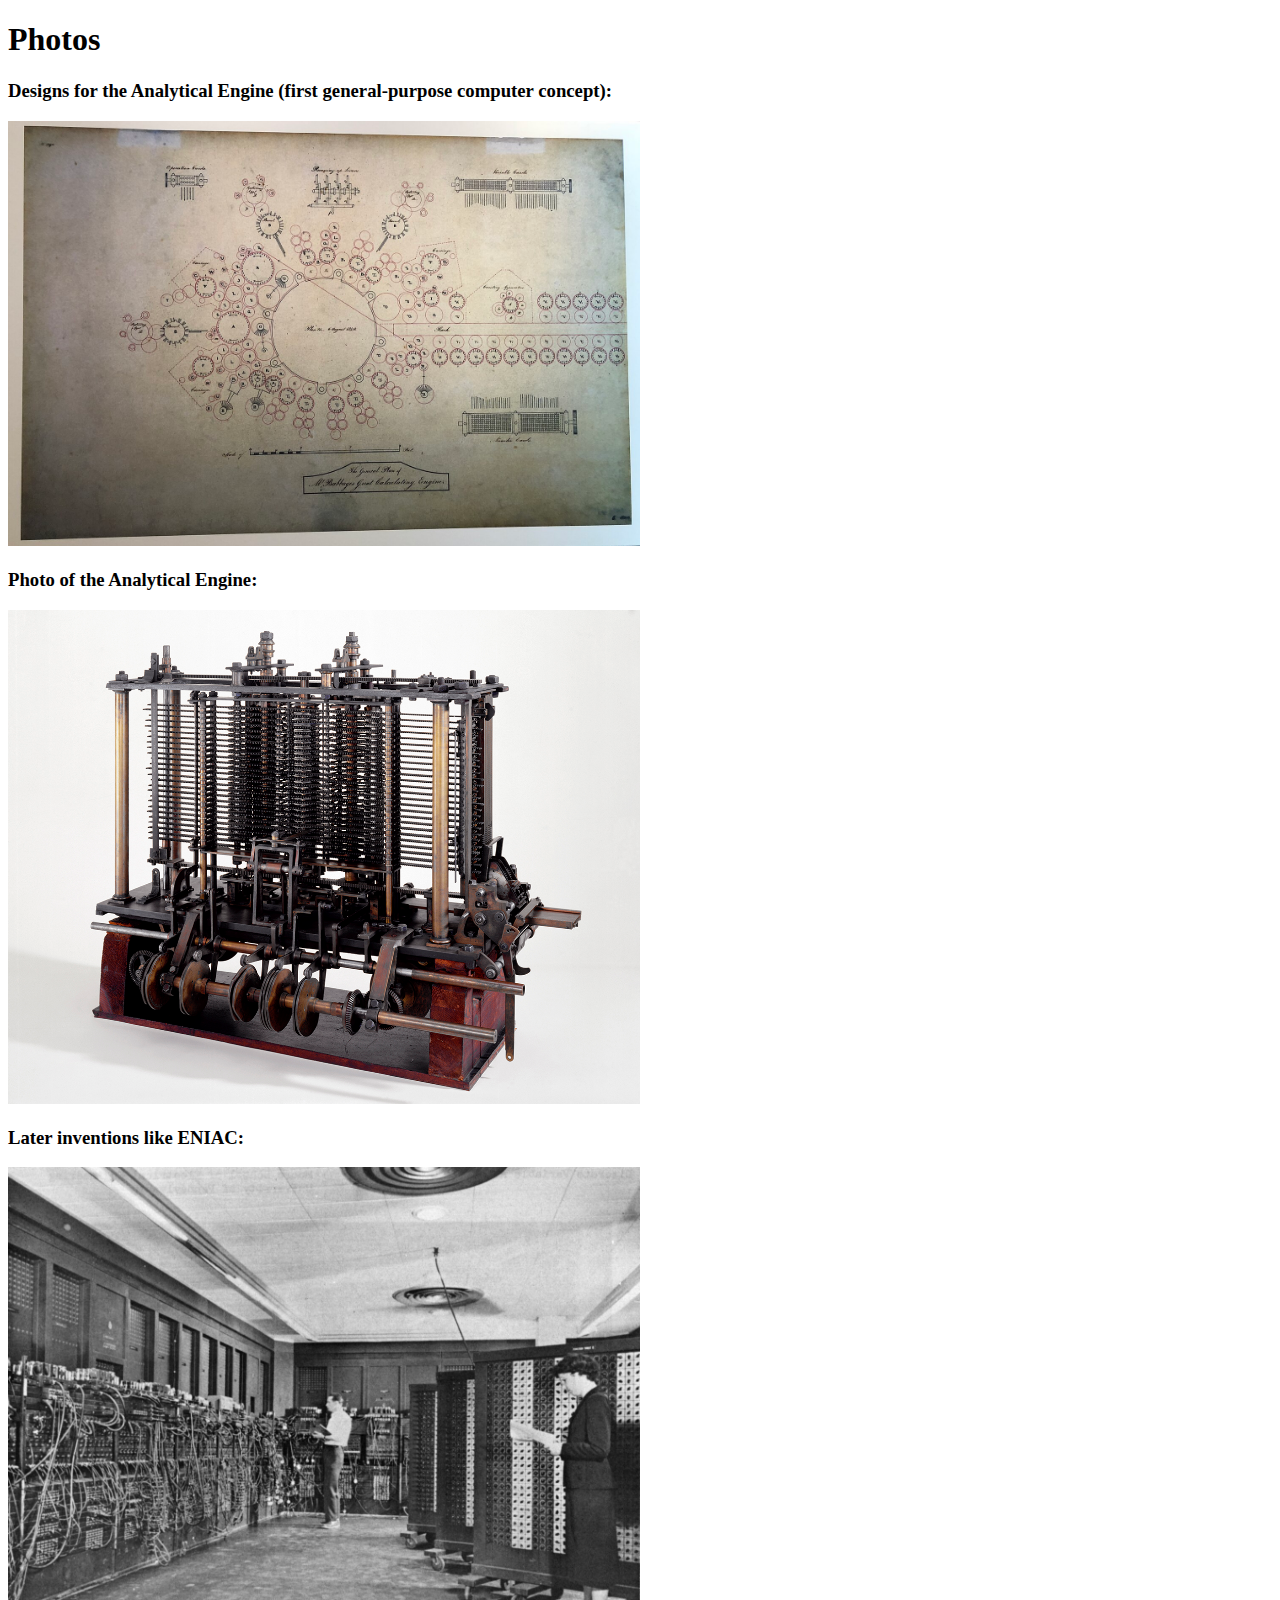
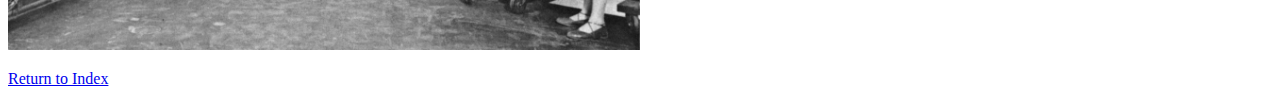
<file: assignment-2/page2.html>
<!DOCTYPE html>
<html>

<!--Basic header-->
<head>
    <title>Photos of Classical Computers</title>
</head>

<body>
    <!--Main body begins featuring images and several headers...-->
    <main>
        <header><h1>Photos</h1></header>

        <p>
            <h3>Designs for the Analytical Engine (first general-purpose computer concept):</h3>
            <img src="img/p2_AnalyticalEngine_plans.jpg" width="50%">
        </p>

        <p>
            <h3>Photo of the Analytical Engine:</h3>
            <img src="img/p2_AnalyticalEngine.jpg" width="50%">
        </p>

        <p>
            <h3>Later inventions like ENIAC:</h3>
            <img src="img/p2_ENIAC.jpg" width="50%">
        </p>
    </main>

    <!--Footer per requirements-->
    <footer>
        <a href="index.html">Return to Index</a>
    </footer>
</body>

</html>
</file>
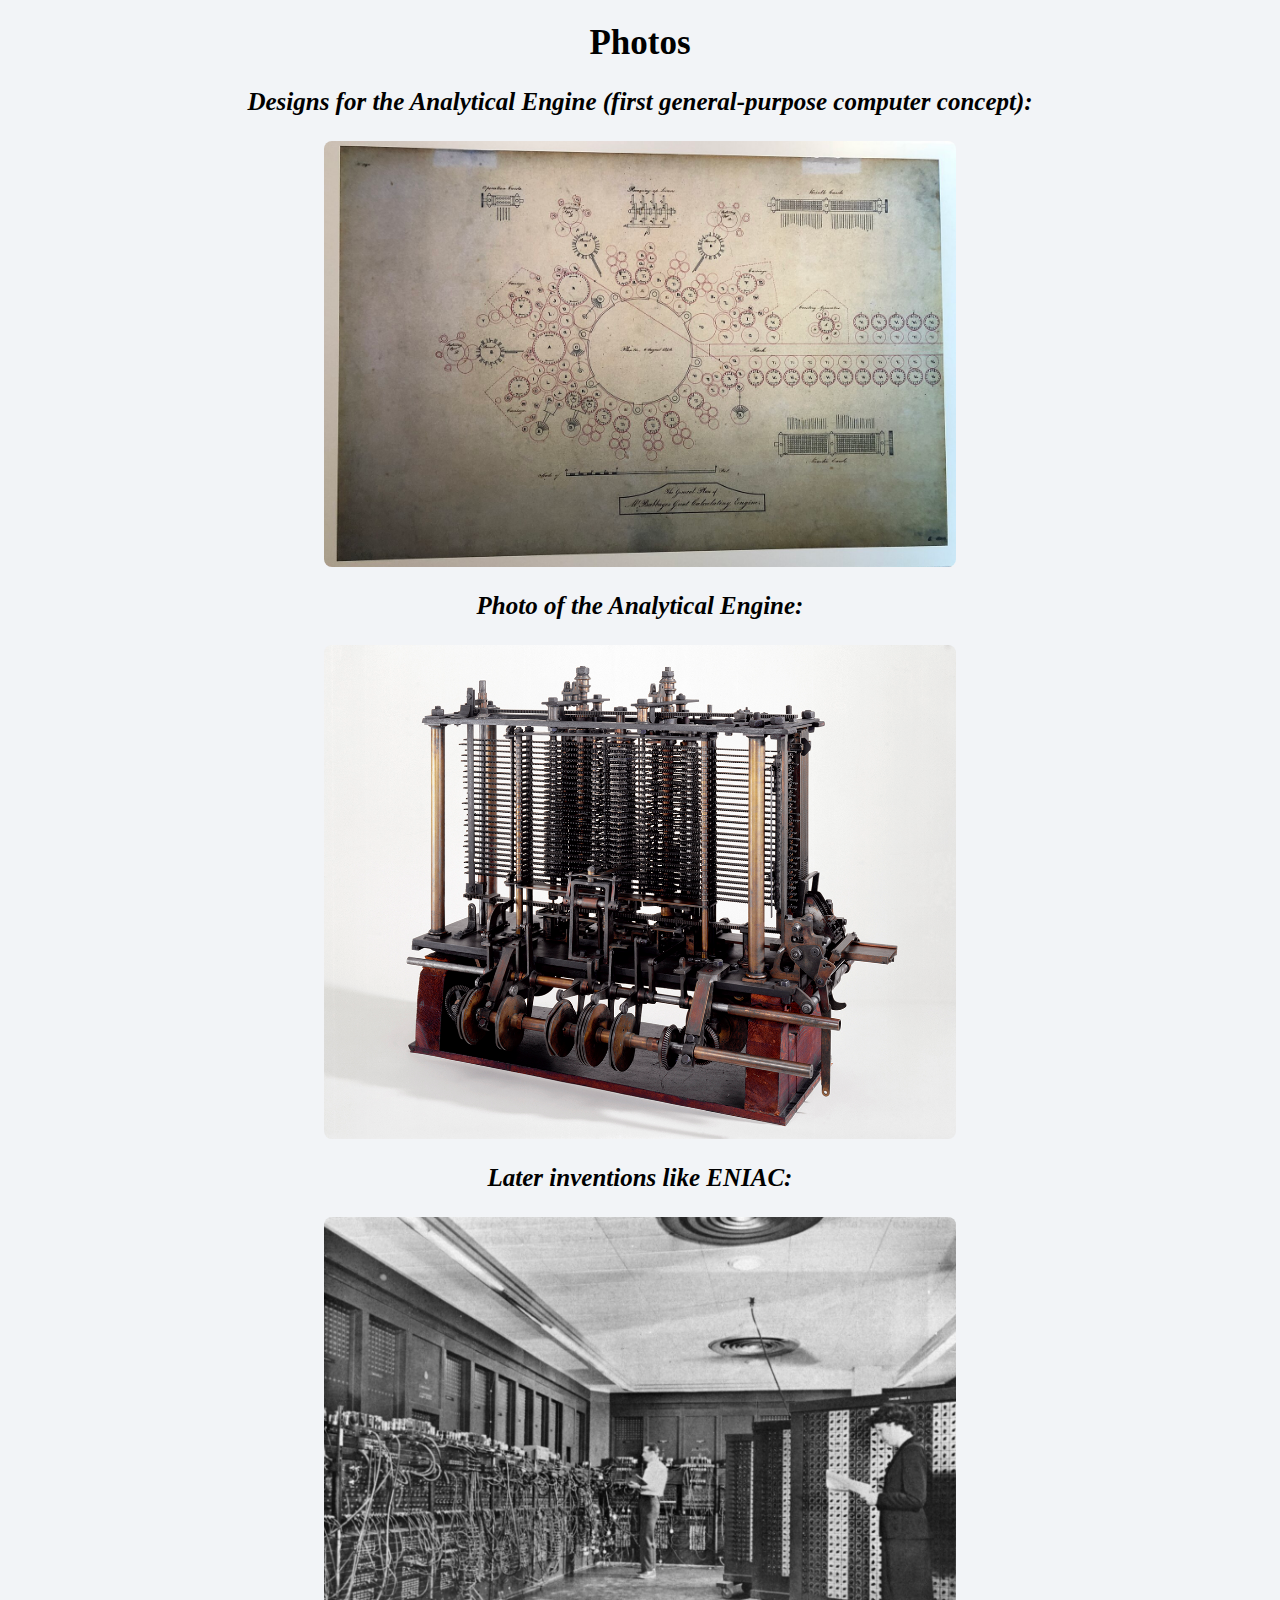
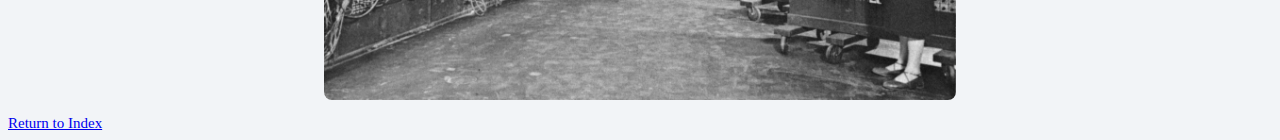
<file: assignment-3/page2.html>
<!DOCTYPE html>
<html>

<!--Basic header-->
<head>
    <title>Photos of Classical Computers</title>

    <!-- Link to stylesheet -->
    <link rel="stylesheet" href="./css/style.css" />

</head>

<body>
    <!--Main body begins featuring images and several headers...-->
    <main>
        <header><h1>Photos</h1></header>

        <p>
            <h3>Designs for the Analytical Engine (first general-purpose computer concept):</h3>
            <img src="img/p2_AnalyticalEngine_plans.jpg" width="50%">
        </p>

        <p>
            <h3>Photo of the Analytical Engine:</h3>
            <img src="img/p2_AnalyticalEngine.jpg" width="50%">
        </p>

        <p>
            <h3>Later inventions like ENIAC:</h3>
            <img src="img/p2_ENIAC.jpg" width="50%">
        </p>
    </main>

    <!--Footer per requirements-->
    <footer>
        <a href="index.html">Return to Index</a>
    </footer>
</body>

</html>
</file>
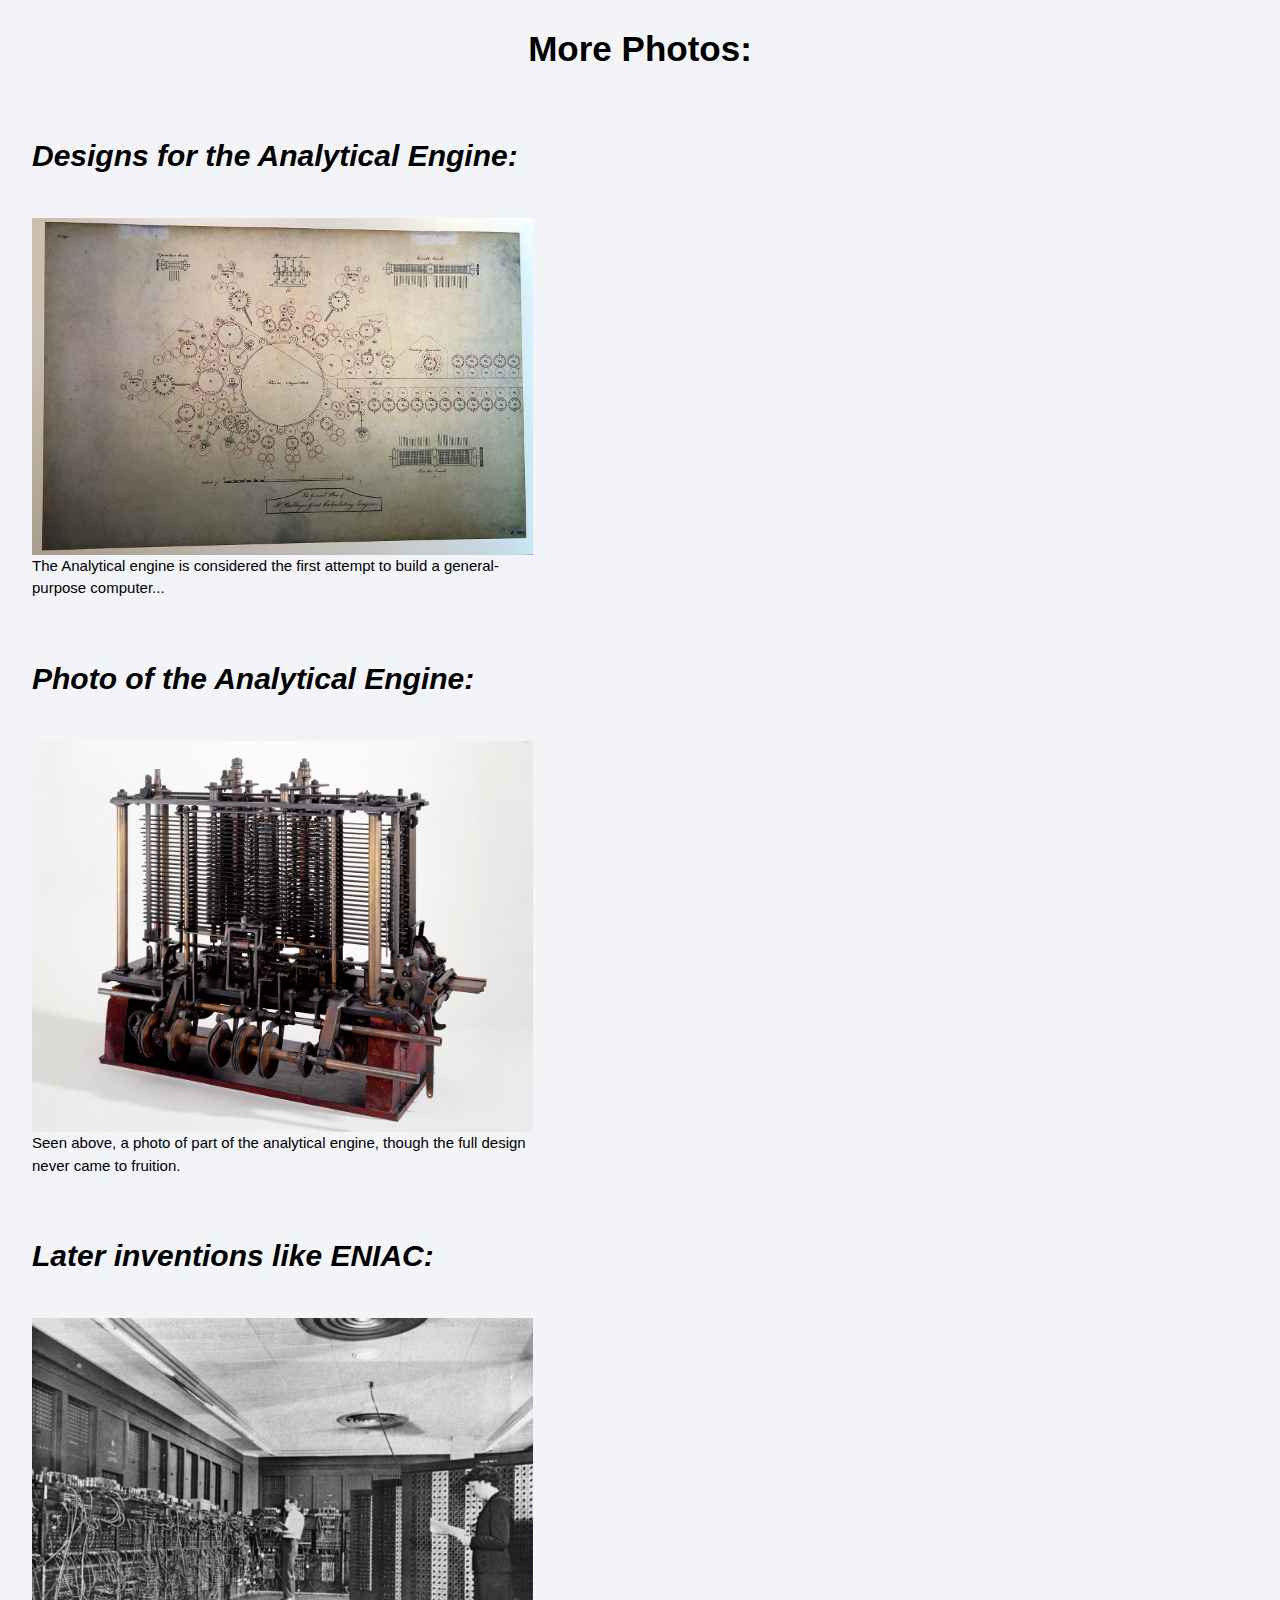
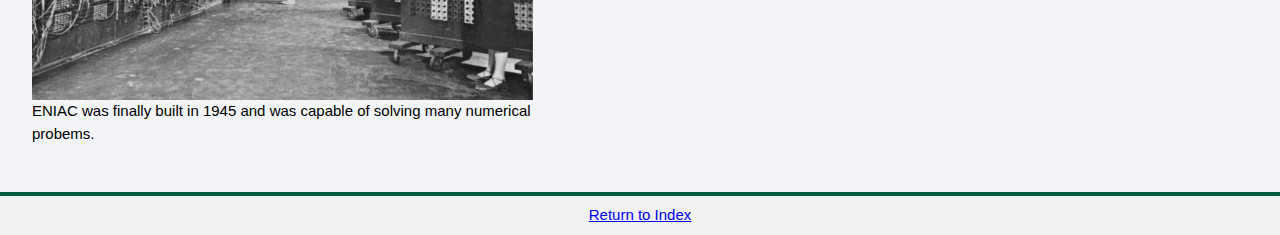
<file: assignment-4/page2.html>
<!DOCTYPE html>
<html lang="en">
    <!--Basic header-->
    <head>
        <title>Photos of Classical Computers</title>

        <!-- Link to stylesheet -->
        <link rel="stylesheet" href="./css/style.css" />

    </head>

    <body>
        <!--Main body begins featuring images and several headers...-->
        <main>
            <header><h1>More Photos:</h1></header>

            <div class="v-container">
                <section class="v-box">
                    <h2>Designs for the Analytical Engine:</h2>
                    <p>
                        <img src="img/p2_AnalyticalEngine_plans.jpg" alt="A vintage technical drawing of a mechanical calculating engine.">
                        The Analytical engine is considered the first attempt to build a general-purpose computer...
                    </p>
                </section>
                <section class="v-box">
                    <h2>Photo of the Analytical Engine:</h2>
                    <p>
                        <img src="img/p2_AnalyticalEngine.jpg" alt="An early computing machine, showcasing intricate metalwork and engineering design.">
                        Seen above, a photo of part of the analytical engine, though the full design never came to fruition.
                    </p>
                </section>
                <section class="v-box">
                    <h2>Later inventions like ENIAC:</h2>
                    <p>
                        <img src="img/p2_ENIAC.jpg" alt="Two people operate the ENIAC computer, surrounded by panels with numerous cables and switches.">
                        ENIAC was finally built in 1945 and was capable of solving many numerical probems.
                    </p>
                </section>
            </div>
        </main>




    </body>
    <!--Footer per requirements-->
    <footer>
        <nav id="footer">
            <ul>
                <li><a href="index.html">Return to Index</a></li>
            </ul>
        </nav>
    </footer>
</html>
</file>
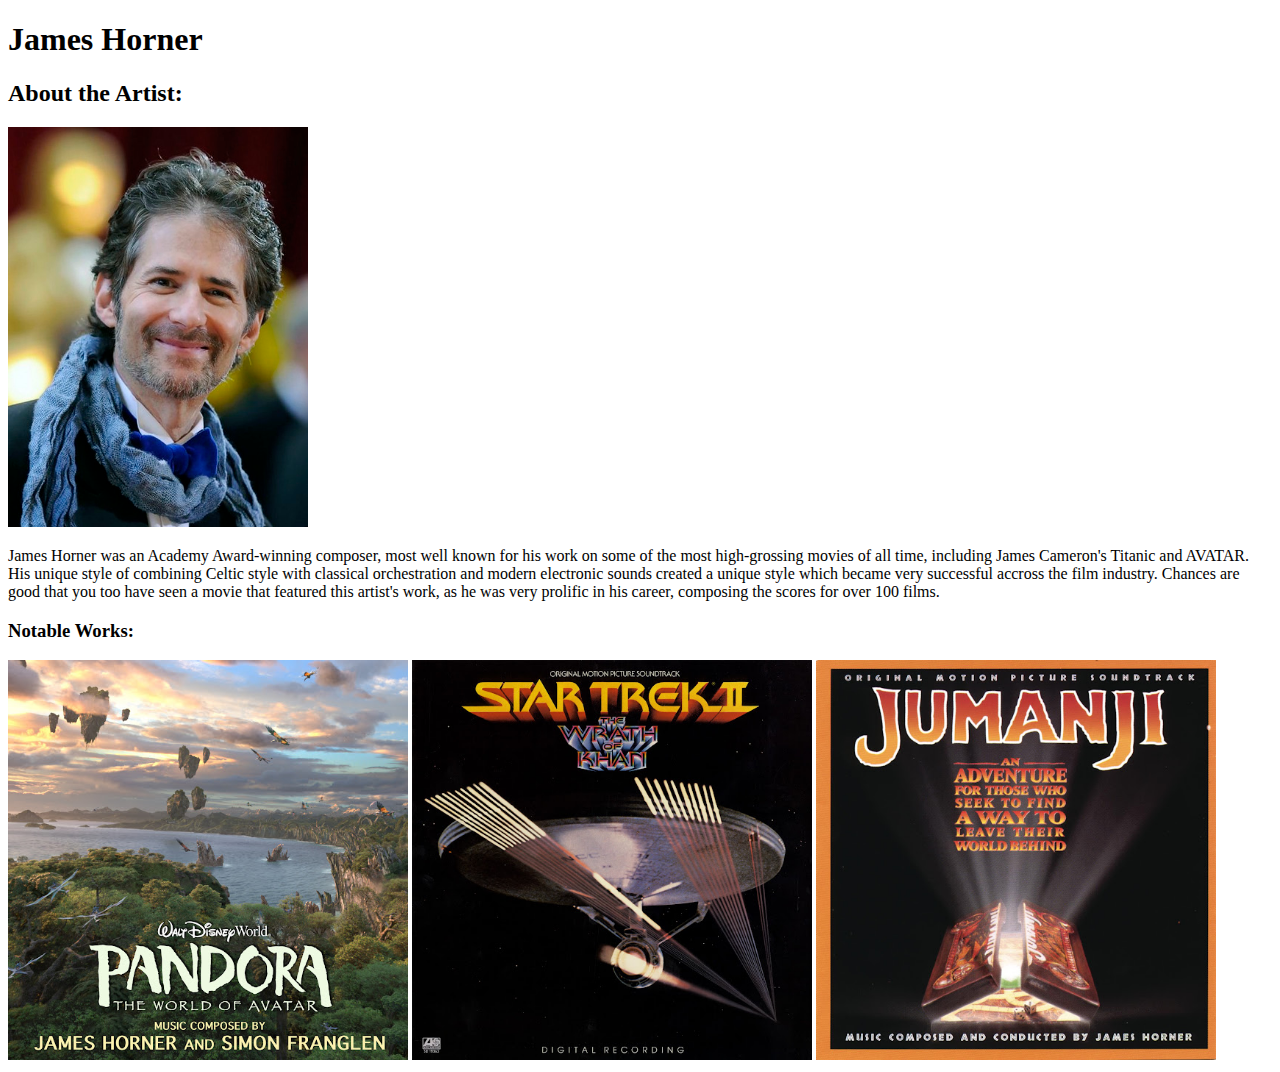
<file: html-practice/jamesHorner.html>
<!DOCTYPE html>
<html>

<head>
    <title>James Horner</title>
</head>

<body>
    <main>
        <heading>
            <h1>James Horner</h1>
        </heading>

        <!--Section - Facts about James Horner-->
        <section>
            <h2>About the Artist:</h2>
            <img src="img/jamesHorner.jpg" alt="Photograph of James Horner" width="300px" height="400px ">
            <p>
                James Horner was an Academy Award-winning composer, most well known for his work on some of the most
                high-grossing movies of all time,
                including James Cameron's Titanic and AVATAR. His unique style of combining Celtic style with classical
                orchestration and modern electronic
                sounds created a unique style which became very successful accross the film industry. Chances are good
                that
                you too have seen a movie that featured
                this artist's work, as he was very prolific in his career, composing the scores for over 100 films.
            </p>
        </section>

        <!--Section - Notable Works-->
        <section>
            <h3>Notable Works:</h3>
            <!--Album Covers-->
            <img src="img/jh_pandora.jpg" alt="Pandora from Avatar" width="400px" height="400px">
            <img src="img/jh_wrath_of_kahn.jpg" alt="Star Trek II: The Wrath of Kahn" width="400px" height="400px">
            <img src="img/jh_jumanji.jpg" alt="Jumanji Movie Poster" width="400px" height="400px">
        </section>
    </main>
</body>

</html>
</file>
<file: css/style.css>
* { box-sizing: border-box; }

html, body { margin: 0; }

body {
  background-color: #f2f4f7;
  font-size: 15px;
  line-height: 1.6;
  color: #1f2937;
}

main p {
  max-width: 70ch;
  font-size: 1rem;
  line-height: 1.75;
  color: #333;
  max-width: 70ch;
  margin-bottom: 1.25rem;
}

ol {
  color: #335c57;
}

/* I like green for the main page's title. Keeping this.*/
.h1-homepage {
  color: #035c3a;
  font-family: "Courier New", monospace;
}
Photo Gallery:
.h1-homepage-subhead {
  color: #035c3a;
  font-family: "Courier New", monospace;
}

/* Fixes the gallery images so they're consistent */
.figure-img {
  width:  600px;
  height: 400px;
  object-fit: cover;
  object-position: center;
}

/* Section headings */
h2, h3 {
  font-style: italic;
  color: #0f5132;
  margin-bottom: .5rem;
}
</file>
<file: assignment-3/css/style.css>
* {
  font: Verdana, sans-serif;
  font-size: 15px;
}

h1 {
  font-style: bold;
  font-size: 35px;
}

.h1-homepage {
  color: #035C3A;
  font-family: 'Courier New', monospace;
  font-style: bold;
  font-size: 60px;
}

h2{
  font-style: italic;
  font-size: 30px;
}

h3 {
  font-style: italic;
  font-size:25px;
  text-align: center;
}

header {
    text-align: center;
}

body {
  background-color: #f2f4f7;
}

img {
  width: 50%;
  border-radius: 8px;
  display: block;
  margin: auto;
}

.h-container {
  display: flex;
  flex-flow: row nowrap;
  justify-content: center;
  align-items: flex-start;
}

.v-container{
  display: flex;
  flex-flow: col;
  justify-content: left;
  align-items: flex-start;
}

.h-box {
  padding: 20px;
  margin: 10px;
}

.v-box {
  padding: 20px;
  margin: 20px;
}
</file>
<file: assignment-4/css/style.css>
* {
  box-sizing: border-box;
}

html, body { margin: 0; }

body {
  background-color: #f2f4f7;
  font-family: Verdana, sans-serif;
  font-size: 15px;
  line-height: 1.5;
}

h1 {
  font-weight: bold;
  font-size: 35px;
}

.h1-homepage {
  color: #035C3A;
  font-family: "Courier New", monospace;
  font-weight: bold;
  font-size: 60px;
}

h2 {
  font-style: italic;
  font-size: 30px;
}

h3 {
  font-style: italic;
  font-size: 25px;
}

header { text-align: center; }

img {
  display: block;
  max-width: 100%;
  height: auto;
}

ol {
  color: #335C57
}

.h-container {
  display: flex;
  flex-flow: row nowrap;
  gap: 1rem;
  align-items: flex-start;
  margin: 2rem;
}

.h-box {
  flex: 1;
  display: flex;
  flex-direction: column;
  align-items: flex-start;
  padding: 20px;
  margin: 10px 0;
}

.h-box p {
  max-width: 60ch;
}

.v-container {
  display: flex;
  flex-direction: column;
  justify-content: flex-start;
  align-items: flex-start;
  gap: 1rem;
  margin: 2rem
}

.v-box {
  display: flex;
  flex-direction: column;
  align-items: flex-start;
  max-width: 100%;
}

.v-box p {
  max-width: 60ch;
}

footer {
  background-color: #f2f2f2;
  border-top: 4px solid #035c3a;
  padding: 0.5rem 0;
  text-align: center;
}

#footer ul {
  list-style: none;
  display: flex;
  justify-content: space-around;
  margin: 0;
  padding: 0;
}

#footer ul li a:hover {
  color: #2596be;
}
</file>
<file: html-practice/css/style.css>
* {
  font-family: Verdana, sans-serif;
  background: lightgray
}

.flex-container {
  display: flex;
}

.box {
  background-color: yellow;
  padding: 30px;
  margin: 10px;
}

.album_cover {
  border-radius: 30px;
  width: 400px;
  height: 400px;
}

.description {
  font-style: italic;
  font-weight: light;
  color: #413266;
}

#h1 {
  color: #435446;
  font-style: italic;
}

#headshot {
  border-radius: 20px;
  margin: auto;
}
#song_album_wrapper {
  display: flex;
  gap: 20px;
}

#songs, #albums {
  flex: 1;
}

#footer ul {
  list-style: none;
  display: flex;
  justify-content: space-around;
  padding: 0;
  margin: 0;
}

#facts_movies_wrapper {
  display: flex;
  gap: 100px
}
</file>
